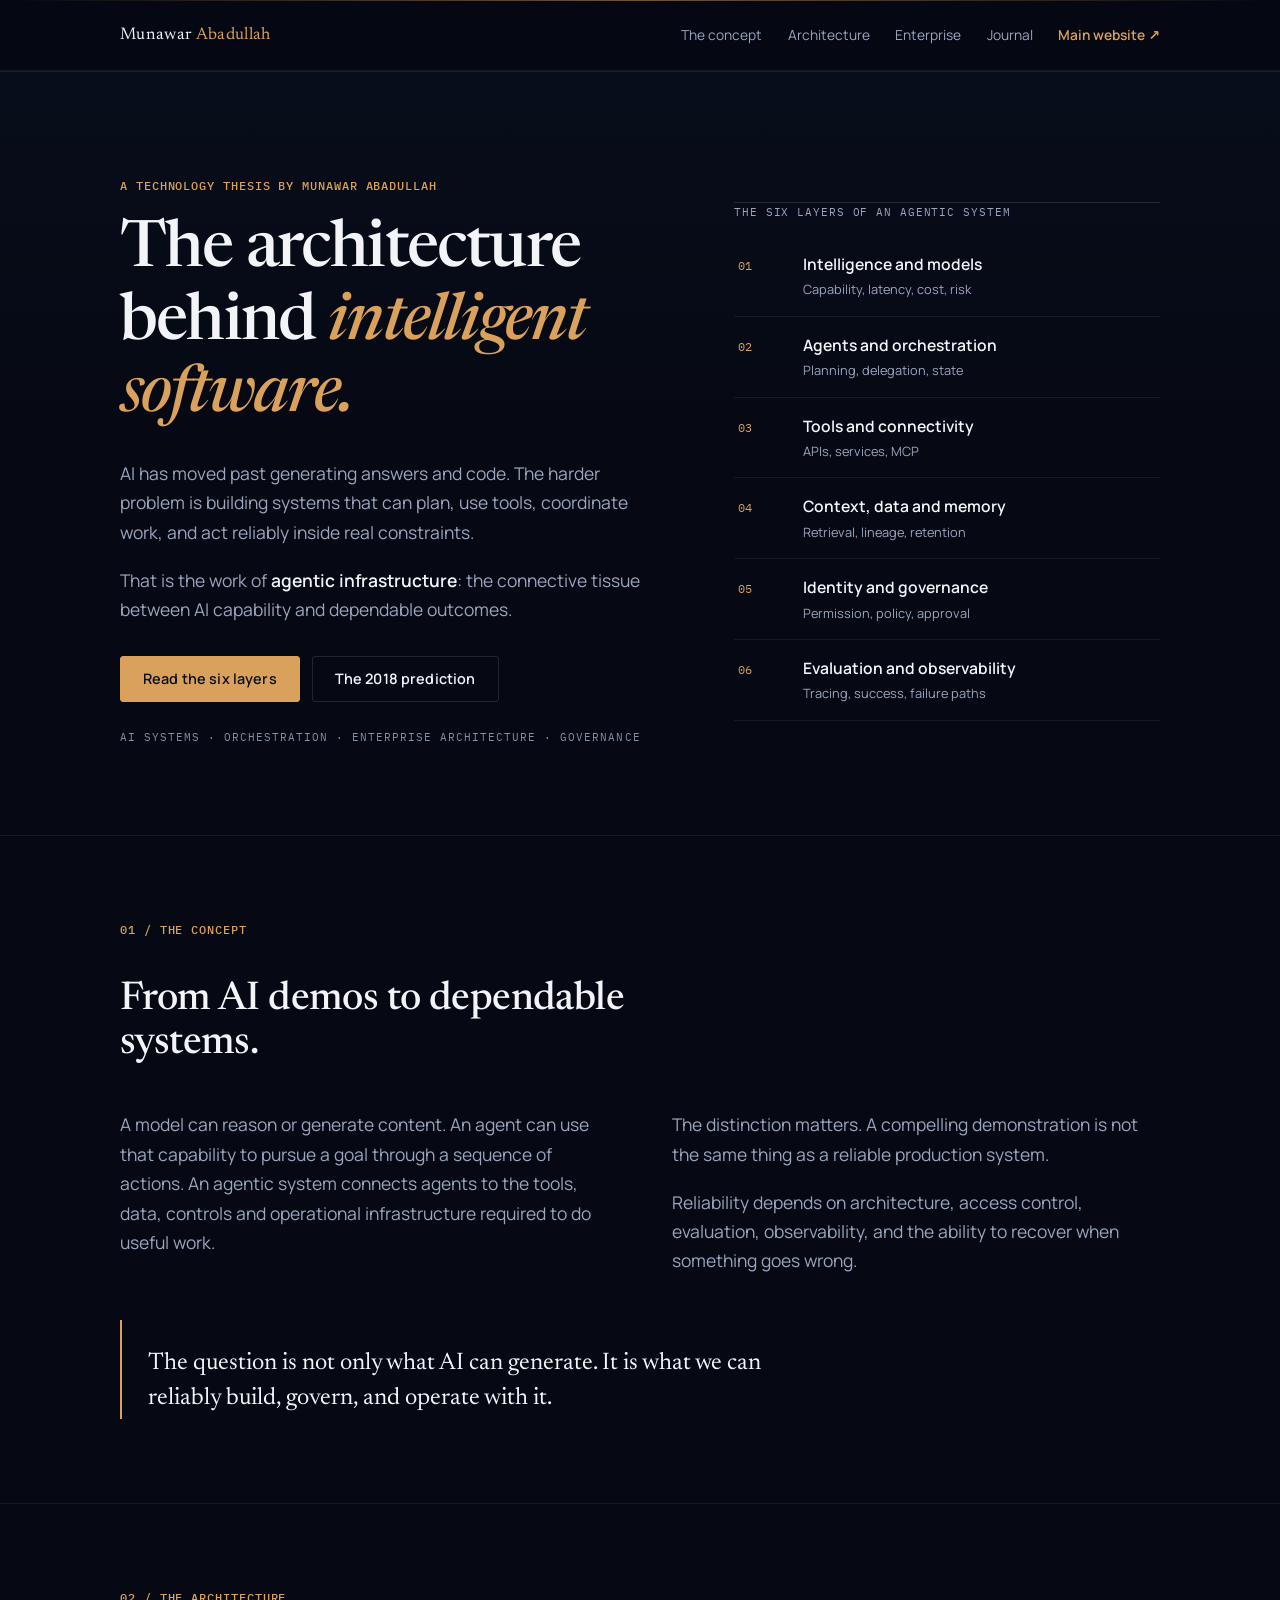
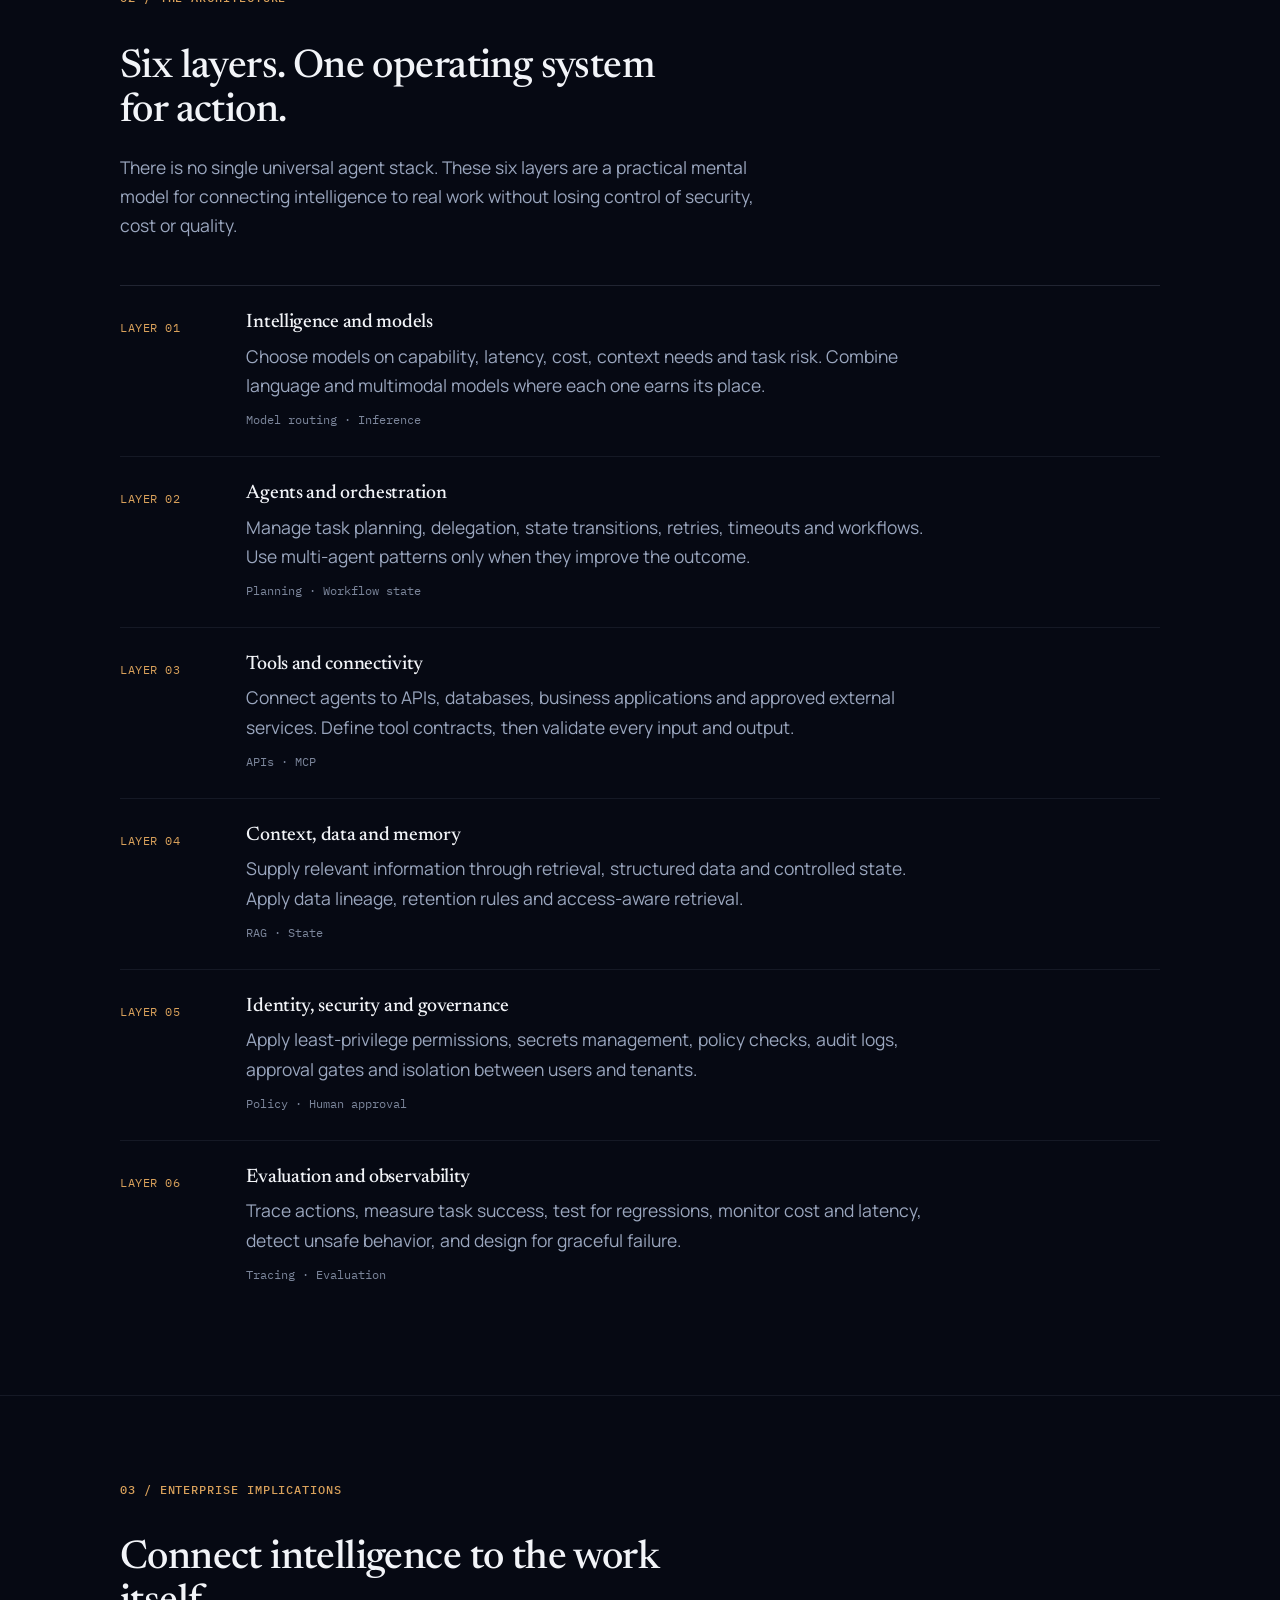
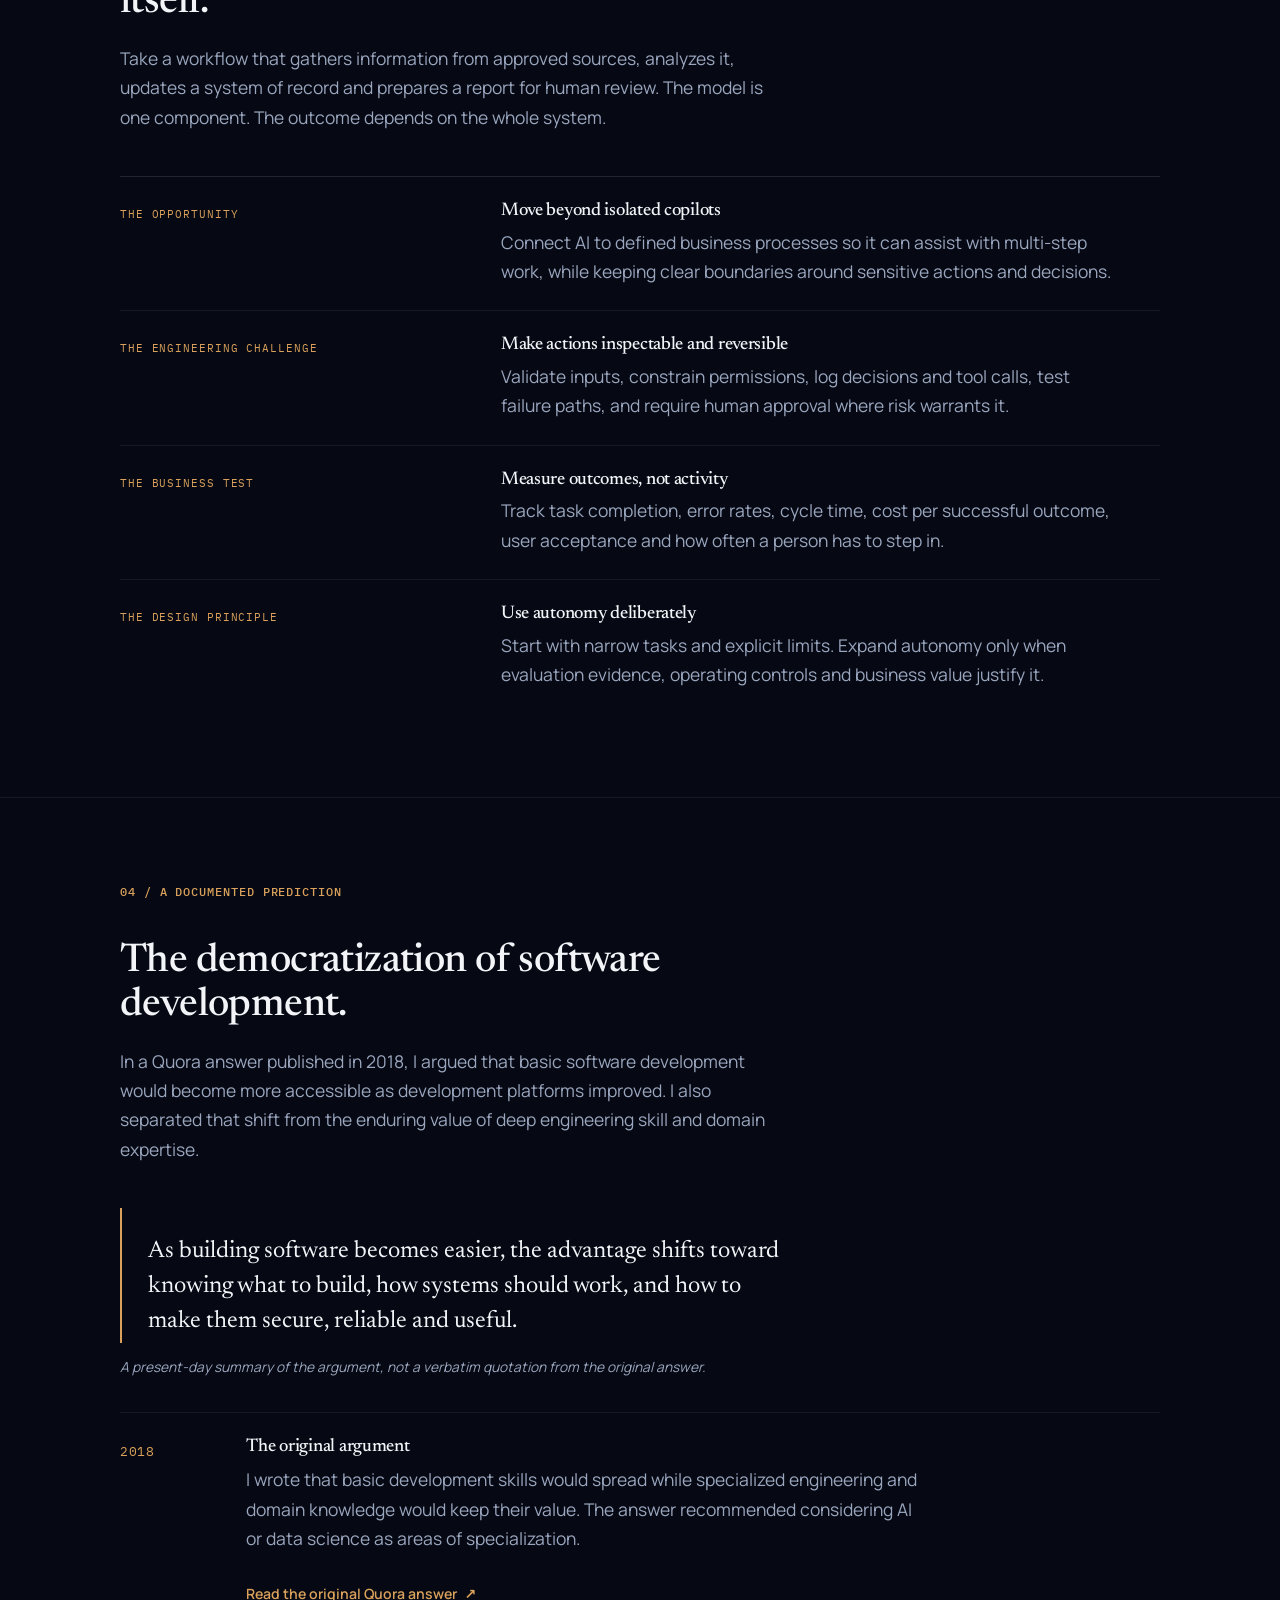
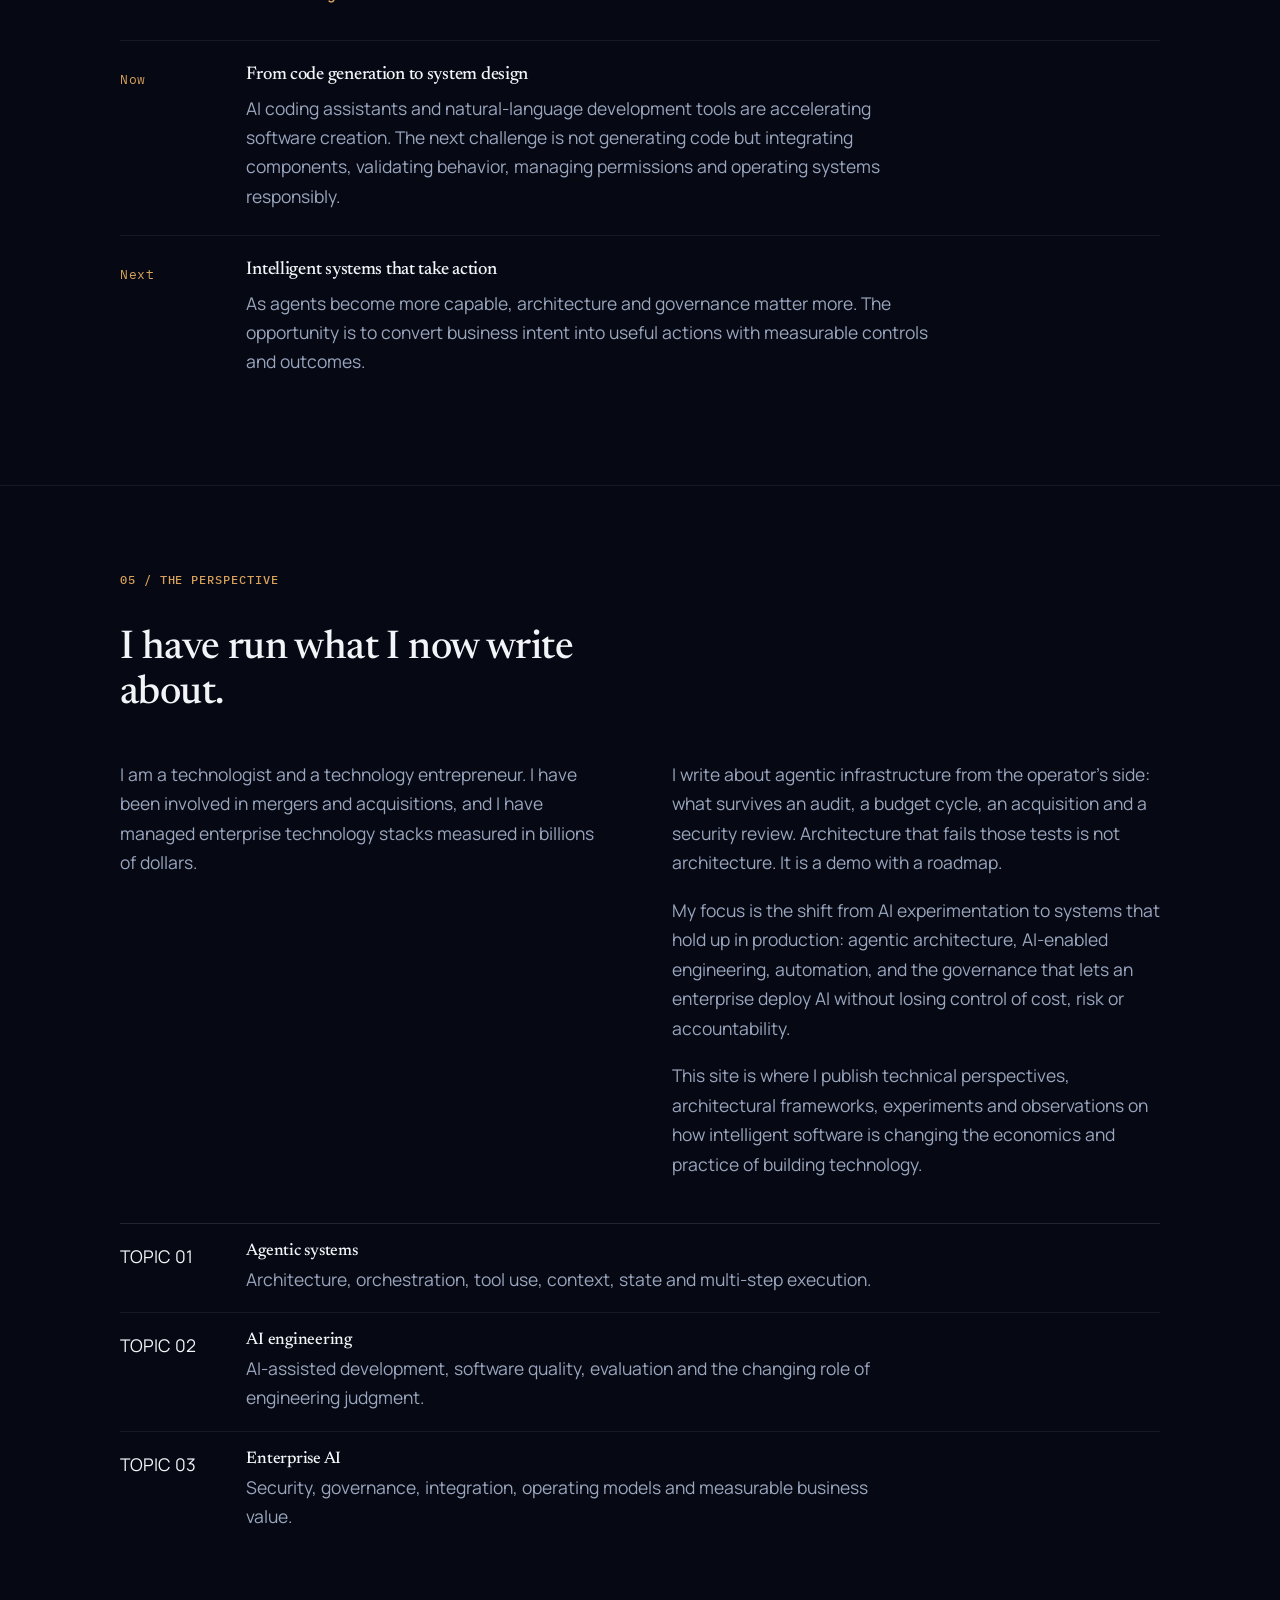
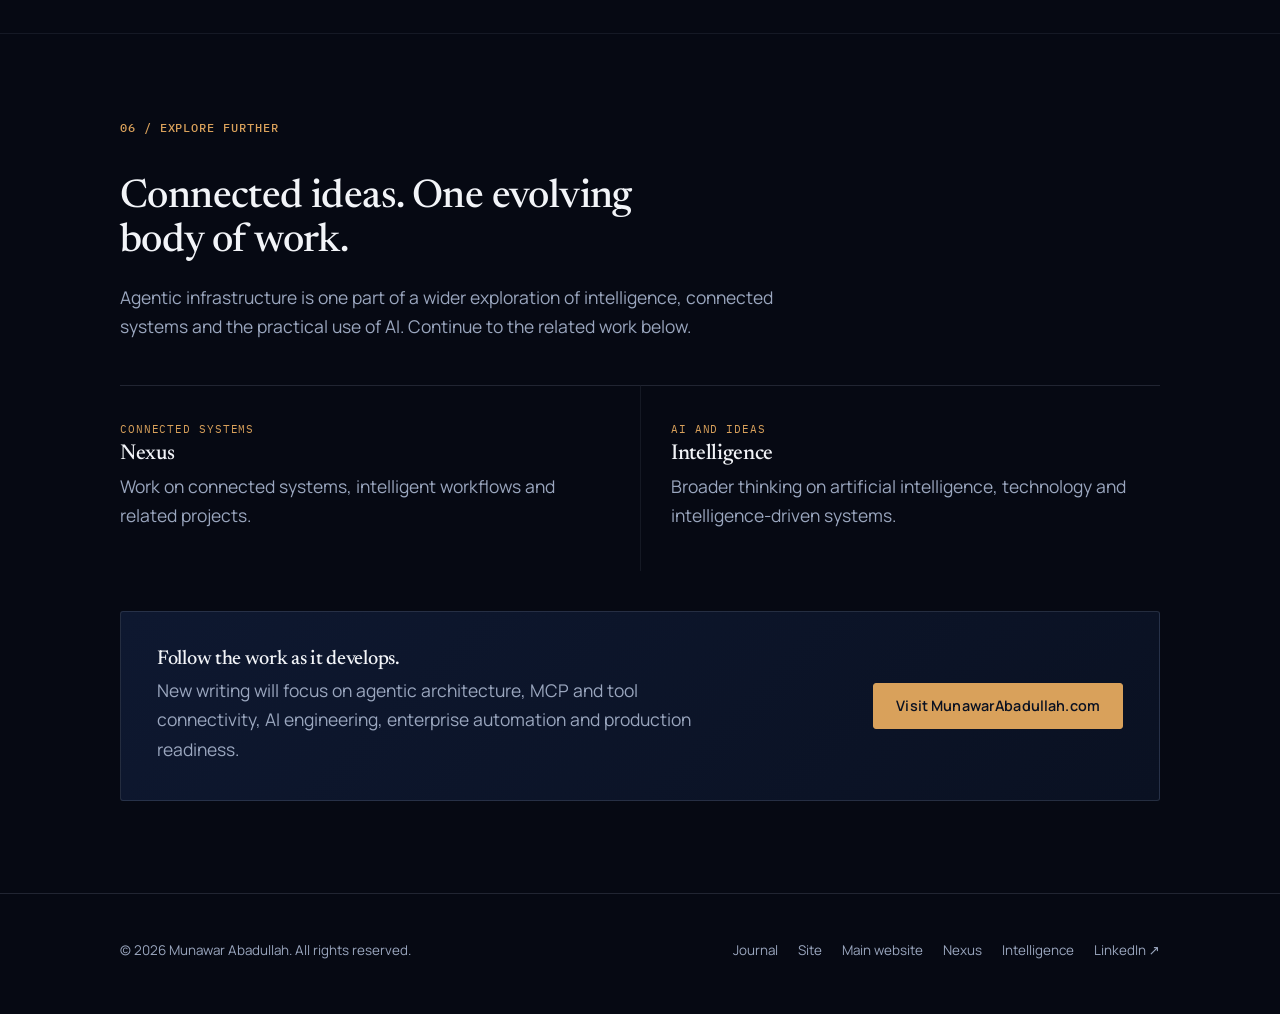
<file: src/index.html>
<!DOCTYPE html>
<html lang="en">
<head>
  <meta charset="utf-8">
  <meta name="viewport" content="width=device-width, initial-scale=1">
  <meta name="theme-color" content="#060913">
  <meta name="color-scheme" content="dark">
  <meta name="description" content="A technology thesis by Munawar Abadullah on agentic infrastructure: the six layers and controls required to turn AI capability into dependable systems.">
  <meta name="author" content="Munawar Abadullah">
  <meta name="robots" content="index,follow,max-snippet:-1,max-image-preview:large">
  <meta name="keywords" content="agentic infrastructure, agentic systems, AI architecture, MCP, AI orchestration, enterprise AI, AI governance, AI evaluation">
  <meta name="referrer" content="strict-origin-when-cross-origin">
  <link rel="canonical" href="https://munawarabadullah.github.io/agentic-infrastructure/">
  <link rel="icon" href="favicon.ico" sizes="16x16 32x32">
  <link rel="icon" type="image/png" href="favicon.png" sizes="32x32">

  <meta property="og:type" content="website">
  <meta property="og:site_name" content="Agentic Infrastructure">
  <meta property="og:locale" content="en_US">
  <meta property="og:title" content="Agentic Infrastructure: Architecture Behind AI Systems">
  <meta property="og:description" content="A technology thesis by Munawar Abadullah on agentic infrastructure: the six layers and controls required to turn AI capability into dependable systems.">
  <meta property="og:url" content="https://munawarabadullah.github.io/agentic-infrastructure/">
  <meta property="og:image" content="https://munawarabadullah.github.io/agentic-infrastructure/assets/images/agentic-infrastructure-intelligence-everywhere-1672.webp">
  <meta property="og:image:type" content="image/webp">
  <meta property="og:image:width" content="1672">
  <meta property="og:image:height" content="941">
  <meta property="og:image:alt" content="Diagram of the agentic infrastructure stack: native intelligence connecting operating systems, agent frameworks, protocols, data, compute, applications, enterprise systems and robotics.">
  <meta property="article:author" content="Munawar Abadullah">

  <meta name="twitter:card" content="summary_large_image">
  <meta name="twitter:title" content="Agentic Infrastructure: Architecture Behind AI Systems">
  <meta name="twitter:description" content="A technology thesis by Munawar Abadullah on agentic infrastructure: the six layers and controls required to turn AI capability into dependable systems.">
  <meta name="twitter:image" content="https://munawarabadullah.github.io/agentic-infrastructure/assets/images/agentic-infrastructure-intelligence-everywhere-1672.webp">
  <meta name="twitter:image:alt" content="Diagram of the agentic infrastructure stack: native intelligence connecting operating systems, agent frameworks, protocols, data, compute, applications, enterprise systems and robotics.">

  <title>Agentic Infrastructure: Architecture Behind AI Systems</title>

  <link rel="preconnect" href="https://fonts.googleapis.com">
  <link rel="preconnect" href="https://fonts.gstatic.com" crossorigin>
  <link href="https://fonts.googleapis.com/css2?family=IBM+Plex+Mono:wght@400;500&family=Manrope:wght@400;500;600;700&family=Newsreader:ital,opsz,wght@0,6..72,400;0,6..72,500;0,6..72,600;1,6..72,400&display=swap" rel="stylesheet">

  <link rel="stylesheet" href="assets/theme.css">

  <script type="application/ld+json">
  {
    "@context": "https://schema.org",
    "@graph": [
      {
        "@type": "WebSite",
        "@id": "https://munawarabadullah.github.io/agentic-infrastructure/#website",
        "url": "https://munawarabadullah.github.io/agentic-infrastructure/",
        "name": "Agentic Infrastructure",
        "inLanguage": "en",
        "publisher": { "@id": "https://munawarabadullah.github.io/agentic-infrastructure/#person" }
      },
      {
        "@type": "Person",
        "@id": "https://munawarabadullah.github.io/agentic-infrastructure/#person",
        "name": "Munawar Abadullah",
        "url": "https://munawarabadullah.com/",
        "jobTitle": "Executive Technologist",
        "sameAs": [
          "https://munawarabadullah.com/",
          "https://www.linkedin.com/in/munawarabadullah",
          "https://www.quora.com/profile/Munawar-Abadullah"
        ]
      },
      {
        "@type": "WebPage",
        "@id": "https://munawarabadullah.github.io/agentic-infrastructure/#webpage",
        "url": "https://munawarabadullah.github.io/agentic-infrastructure/",
        "name": "Agentic Infrastructure: Architecture Behind AI Systems",
        "description": "A technology thesis by Munawar Abadullah on agentic infrastructure: the six layers and controls required to turn AI capability into dependable systems.",
        "isPartOf": { "@id": "https://munawarabadullah.github.io/agentic-infrastructure/#website" },
        "author": { "@id": "https://munawarabadullah.github.io/agentic-infrastructure/#person" },
        "inLanguage": "en",
        "datePublished": "2026-10-24",
        "dateModified": "2026-10-25",
        "keywords": "agentic infrastructure, agentic systems, AI architecture, MCP, AI orchestration, enterprise AI, AI governance",
        "about": {
          "@type": "Thing",
          "name": "Agentic infrastructure"
        }
      },
      {
        "@type": "BreadcrumbList",
        "itemListElement": [
          {
            "@type": "ListItem",
            "position": 1,
            "name": "Agentic Infrastructure",
            "item": "https://munawarabadullah.github.io/agentic-infrastructure/"
          }
        ]
      }
    ]
  }
  </script>
</head>
<body>
  <a class="skip" href="#main">Skip to content</a>

  <header>
    <div class="wrap nav">
      <a class="brand" href="https://munawarabadullah.com/" aria-label="Munawar Abadullah, main website">Munawar <span>Abadullah</span></a>
      <nav class="nav-links" aria-label="Main navigation">
        <a href="#definition">The concept</a>
        <a href="#architecture">Architecture</a>
        <a href="#enterprise">Enterprise</a>
        <a href="journal/">Journal</a>
        <a class="nav-cta" href="https://munawarabadullah.com/">Main website ↗</a>
      </nav>
    </div>
  </header>

  <main id="main">
    <section class="hero" aria-labelledby="hero-title">
      <div class="wrap hero-grid">
        <div>
          <div class="eyebrow">A technology thesis by Munawar Abadullah</div>
          <h1 id="hero-title">The architecture behind <em>intelligent software.</em></h1>
          <p class="lede">AI has moved past generating answers and code. The harder problem is building systems that can plan, use tools, coordinate work, and act reliably inside real constraints.</p>
          <p class="lede">That is the work of <strong>agentic infrastructure</strong>: the connective tissue between AI capability and dependable outcomes.</p>
          <div class="actions">
            <a class="button primary" href="#architecture">Read the six layers</a>
            <a class="button" href="#prediction">The 2018 prediction</a>
          </div>
          <div class="micro">AI systems · Orchestration · Enterprise architecture · Governance</div>
        </div>

        <figure class="stack">
          <figcaption>The six layers of an agentic system</figcaption>
          <ol>
            <li><span class="n">01</span><span class="name">Intelligence and models<small>Capability, latency, cost, risk</small></span></li>
            <li><span class="n">02</span><span class="name">Agents and orchestration<small>Planning, delegation, state</small></span></li>
            <li><span class="n">03</span><span class="name">Tools and connectivity<small>APIs, services, MCP</small></span></li>
            <li><span class="n">04</span><span class="name">Context, data and memory<small>Retrieval, lineage, retention</small></span></li>
            <li><span class="n">05</span><span class="name">Identity and governance<small>Permission, policy, approval</small></span></li>
            <li><span class="n">06</span><span class="name">Evaluation and observability<small>Tracing, success, failure paths</small></span></li>
          </ol>
        </figure>
      </div>
    </section>

    <section id="definition" aria-labelledby="definition-title">
      <div class="wrap">
        <div class="sec-head">
          <div class="eyebrow">01 / The concept</div>
          <h2 id="definition-title">From AI demos to dependable systems.</h2>
        </div>
        <div class="split">
          <div>
            <p class="sec-intro">A model can reason or generate content. An agent can use that capability to pursue a goal through a sequence of actions. An agentic system connects agents to the tools, data, controls and operational infrastructure required to do useful work.</p>
          </div>
          <div>
            <p>The distinction matters. A compelling demonstration is not the same thing as a reliable production system.</p>
            <p>Reliability depends on architecture, access control, evaluation, observability, and the ability to recover when something goes wrong.</p>
          </div>
        </div>
        <blockquote>The question is not only what AI can generate. It is what we can reliably build, govern, and operate with it.</blockquote>
      </div>
    </section>

    <section id="architecture" aria-labelledby="architecture-title">
      <div class="wrap">
        <div class="sec-head">
          <div class="eyebrow">02 / The architecture</div>
          <h2 id="architecture-title">Six layers. One operating system for action.</h2>
          <p class="sec-intro">There is no single universal agent stack. These six layers are a practical mental model for connecting intelligence to real work without losing control of security, cost or quality.</p>
        </div>

        <ol class="layers">
          <li>
            <span class="num">LAYER 01</span>
            <div>
              <h3>Intelligence and models</h3>
              <p>Choose models on capability, latency, cost, context needs and task risk. Combine language and multimodal models where each one earns its place.</p>
              <div class="meta-line">Model routing · Inference</div>
            </div>
          </li>
          <li>
            <span class="num">LAYER 02</span>
            <div>
              <h3>Agents and orchestration</h3>
              <p>Manage task planning, delegation, state transitions, retries, timeouts and workflows. Use multi-agent patterns only when they improve the outcome.</p>
              <div class="meta-line">Planning · Workflow state</div>
            </div>
          </li>
          <li>
            <span class="num">LAYER 03</span>
            <div>
              <h3>Tools and connectivity</h3>
              <p>Connect agents to APIs, databases, business applications and approved external services. Define tool contracts, then validate every input and output.</p>
              <div class="meta-line">APIs · MCP</div>
            </div>
          </li>
          <li>
            <span class="num">LAYER 04</span>
            <div>
              <h3>Context, data and memory</h3>
              <p>Supply relevant information through retrieval, structured data and controlled state. Apply data lineage, retention rules and access-aware retrieval.</p>
              <div class="meta-line">RAG · State</div>
            </div>
          </li>
          <li>
            <span class="num">LAYER 05</span>
            <div>
              <h3>Identity, security and governance</h3>
              <p>Apply least-privilege permissions, secrets management, policy checks, audit logs, approval gates and isolation between users and tenants.</p>
              <div class="meta-line">Policy · Human approval</div>
            </div>
          </li>
          <li>
            <span class="num">LAYER 06</span>
            <div>
              <h3>Evaluation and observability</h3>
              <p>Trace actions, measure task success, test for regressions, monitor cost and latency, detect unsafe behavior, and design for graceful failure.</p>
              <div class="meta-line">Tracing · Evaluation</div>
            </div>
          </li>
        </ol>
      </div>
    </section>

    <section id="enterprise" aria-labelledby="enterprise-title">
      <div class="wrap">
        <div class="sec-head">
          <div class="eyebrow">03 / Enterprise implications</div>
          <h2 id="enterprise-title">Connect intelligence to the work itself.</h2>
          <p class="sec-intro">Take a workflow that gathers information from approved sources, analyzes it, updates a system of record and prepares a report for human review. The model is one component. The outcome depends on the whole system.</p>
        </div>

        <dl class="rows">
          <div>
            <dt>The opportunity</dt>
            <dd>
              <h3>Move beyond isolated copilots</h3>
              <p>Connect AI to defined business processes so it can assist with multi-step work, while keeping clear boundaries around sensitive actions and decisions.</p>
            </dd>
          </div>
          <div>
            <dt>The engineering challenge</dt>
            <dd>
              <h3>Make actions inspectable and reversible</h3>
              <p>Validate inputs, constrain permissions, log decisions and tool calls, test failure paths, and require human approval where risk warrants it.</p>
            </dd>
          </div>
          <div>
            <dt>The business test</dt>
            <dd>
              <h3>Measure outcomes, not activity</h3>
              <p>Track task completion, error rates, cycle time, cost per successful outcome, user acceptance and how often a person has to step in.</p>
            </dd>
          </div>
          <div>
            <dt>The design principle</dt>
            <dd>
              <h3>Use autonomy deliberately</h3>
              <p>Start with narrow tasks and explicit limits. Expand autonomy only when evaluation evidence, operating controls and business value justify it.</p>
            </dd>
          </div>
        </dl>
      </div>
    </section>

    <section id="prediction" aria-labelledby="prediction-title">
      <div class="wrap">
        <div class="sec-head">
          <div class="eyebrow">04 / A documented prediction</div>
          <h2 id="prediction-title">The democratization of software development.</h2>
          <p class="sec-intro">In a Quora answer published in 2018, I argued that basic software development would become more accessible as development platforms improved. I also separated that shift from the enduring value of deep engineering skill and domain expertise.</p>
        </div>

        <blockquote>As building software becomes easier, the advantage shifts toward knowing what to build, how systems should work, and how to make them secure, reliable and useful.</blockquote>
        <p class="quote-meta">A present-day summary of the argument, not a verbatim quotation from the original answer.</p>

        <div class="timeline" style="margin-top:34px">
          <div class="year"><time datetime="2018">2018</time></div>
          <div>
            <h3>The original argument</h3>
            <p>I wrote that basic development skills would spread while specialized engineering and domain knowledge would keep their value. The answer recommended considering AI or data science as areas of specialization.</p>
            <a class="link-arrow" href="https://www.quora.com/Should-I-move-to-Data-Science-from-software-developer" target="_blank" rel="noopener noreferrer">Read the original Quora answer <span aria-hidden="true">↗</span></a>
          </div>
        </div>
        <div class="timeline">
          <div class="year">Now</div>
          <div>
            <h3>From code generation to system design</h3>
            <p>AI coding assistants and natural-language development tools are accelerating software creation. The next challenge is not generating code but integrating components, validating behavior, managing permissions and operating systems responsibly.</p>
          </div>
        </div>
        <div class="timeline">
          <div class="year">Next</div>
          <div>
            <h3>Intelligent systems that take action</h3>
            <p>As agents become more capable, architecture and governance matter more. The opportunity is to convert business intent into useful actions with measurable controls and outcomes.</p>
          </div>
        </div>
      </div>
    </section>

    <section id="perspective" aria-labelledby="perspective-title">
      <div class="wrap">
        <div class="sec-head">
          <div class="eyebrow">05 / The perspective</div>
          <h2 id="perspective-title">I have run what I now write about.</h2>
        </div>
        <div class="split">
          <div>
            <p class="sec-intro">I am a technologist and a technology entrepreneur. I have been involved in mergers and acquisitions, and I have managed enterprise technology stacks measured in billions of dollars.</p>
          </div>
          <div>
            <p>I write about agentic infrastructure from the operator's side: what survives an audit, a budget cycle, an acquisition and a security review. Architecture that fails those tests is not architecture. It is a demo with a roadmap.</p>
            <p>My focus is the shift from AI experimentation to systems that hold up in production: agentic architecture, AI-enabled engineering, automation, and the governance that lets an enterprise deploy AI without losing control of cost, risk or accountability.</p>
            <p>This site is where I publish technical perspectives, architectural frameworks, experiments and observations on how intelligent software is changing the economics and practice of building technology.</p>
          </div>
        </div>

        <ol class="topics" style="margin-top:44px">
          <li>
            <span class="num">TOPIC 01</span>
            <div><h3>Agentic systems</h3><p>Architecture, orchestration, tool use, context, state and multi-step execution.</p></div>
          </li>
          <li>
            <span class="num">TOPIC 02</span>
            <div><h3>AI engineering</h3><p>AI-assisted development, software quality, evaluation and the changing role of engineering judgment.</p></div>
          </li>
          <li>
            <span class="num">TOPIC 03</span>
            <div><h3>Enterprise AI</h3><p>Security, governance, integration, operating models and measurable business value.</p></div>
          </li>
        </ol>
      </div>
    </section>

    <section id="explore" aria-labelledby="explore-title">
      <div class="wrap">
        <div class="sec-head">
          <div class="eyebrow">06 / Explore further</div>
          <h2 id="explore-title">Connected ideas. One evolving body of work.</h2>
          <p class="sec-intro">Agentic infrastructure is one part of a wider exploration of intelligence, connected systems and the practical use of AI. Continue to the related work below.</p>
        </div>

        <div class="explore-grid">
          <a href="https://munawarabadullah.com/nexus">
            <span>Connected systems</span>
            <h3>Nexus</h3>
            <p>Work on connected systems, intelligent workflows and related projects.</p>
          </a>
          <a href="https://munawarabadullah.com/intelligence">
            <span>AI and ideas</span>
            <h3>Intelligence</h3>
            <p>Broader thinking on artificial intelligence, technology and intelligence-driven systems.</p>
          </a>
        </div>

        <div class="cta-band">
          <div>
            <h3>Follow the work as it develops.</h3>
            <p>New writing will focus on agentic architecture, MCP and tool connectivity, AI engineering, enterprise automation and production readiness.</p>
          </div>
          <a class="button primary" href="https://munawarabadullah.com/">Visit MunawarAbadullah.com</a>
        </div>
      </div>
    </section>
  </main>

  <footer>
    <div class="wrap footer-inner">
      <div>© <span id="year">2026</span> Munawar Abadullah. All rights reserved.</div>
      <div class="footer-links">
        <a href="journal/">Journal</a>
        <a href="site/">Site</a>
        <a href="https://munawarabadullah.com/">Main website</a>
        <a href="https://munawarabadullah.com/nexus">Nexus</a>
        <a href="https://munawarabadullah.com/intelligence">Intelligence</a>
        <a href="https://www.linkedin.com/in/munawarabadullah" target="_blank" rel="noopener noreferrer">LinkedIn ↗</a>
      </div>
    </div>
  </footer>

  <script>
    document.getElementById("year").textContent = new Date().getFullYear();
  </script>
</body>
</html>
</file>
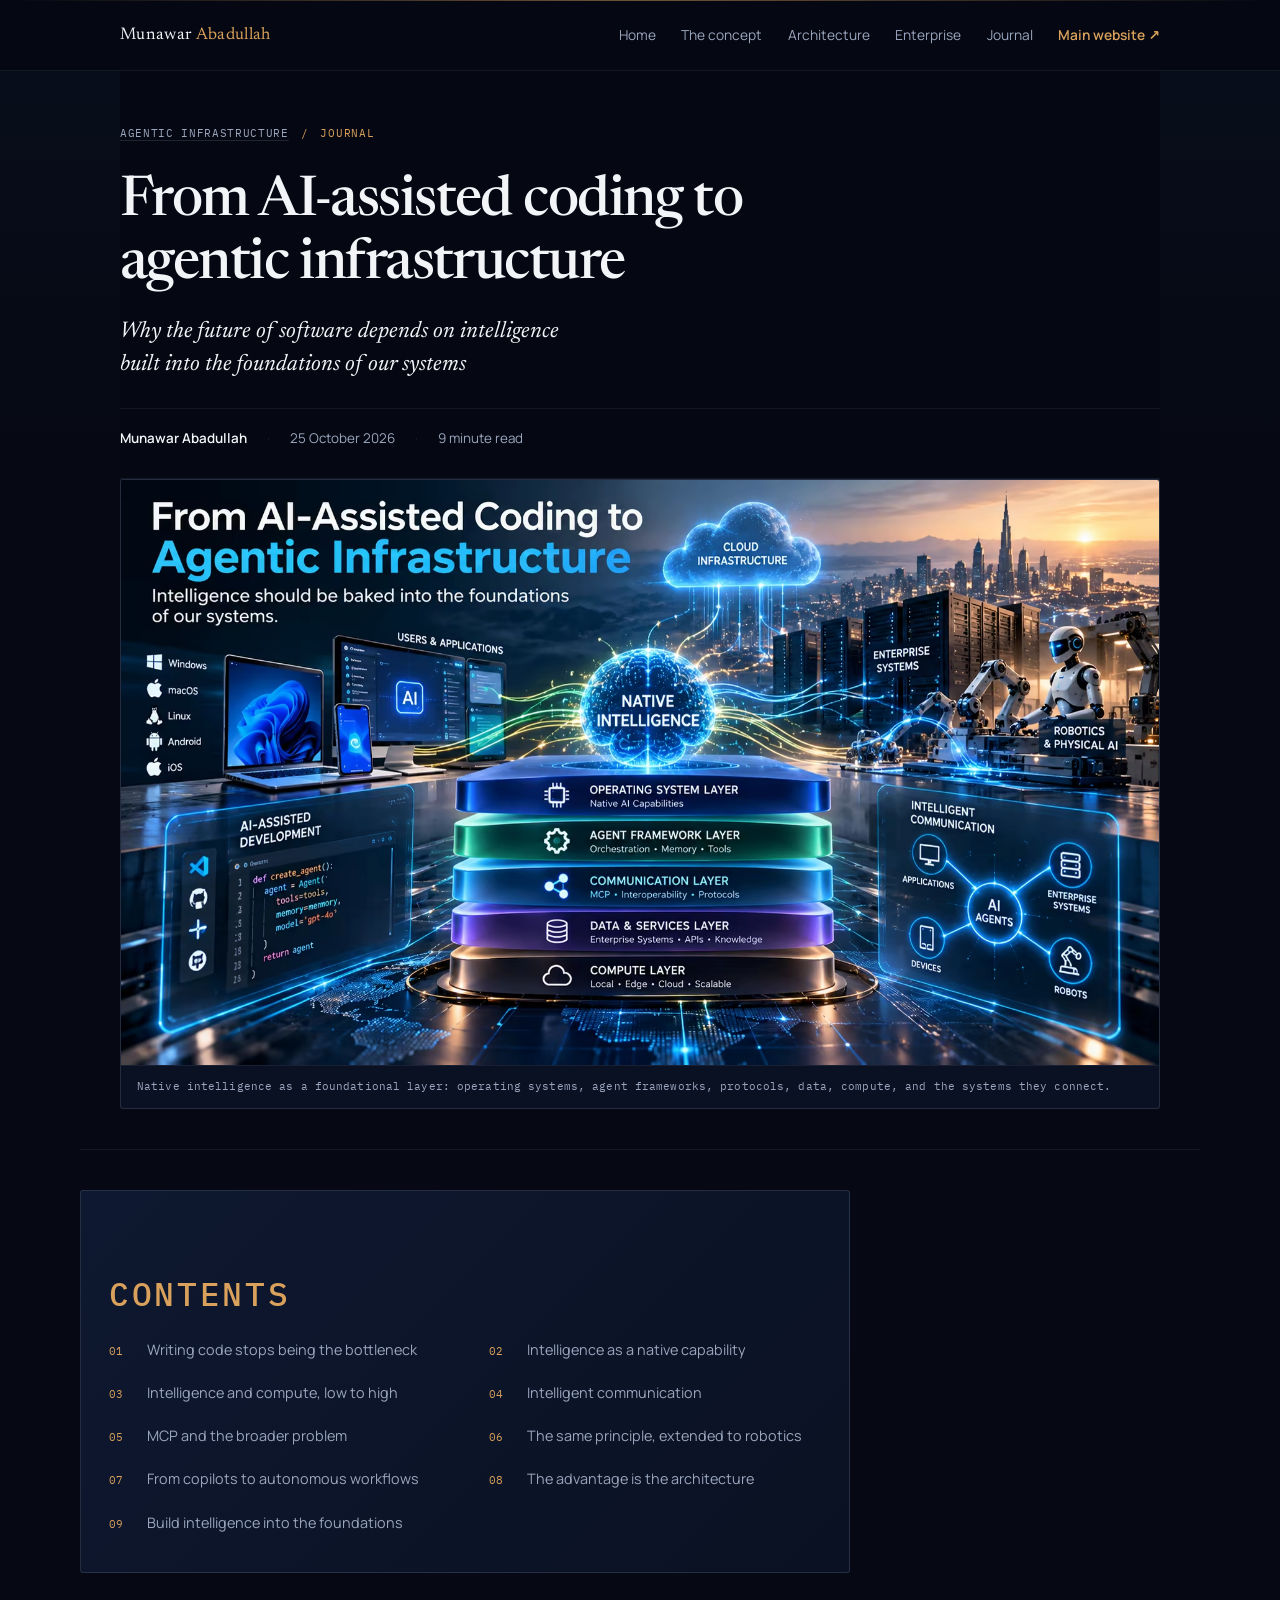
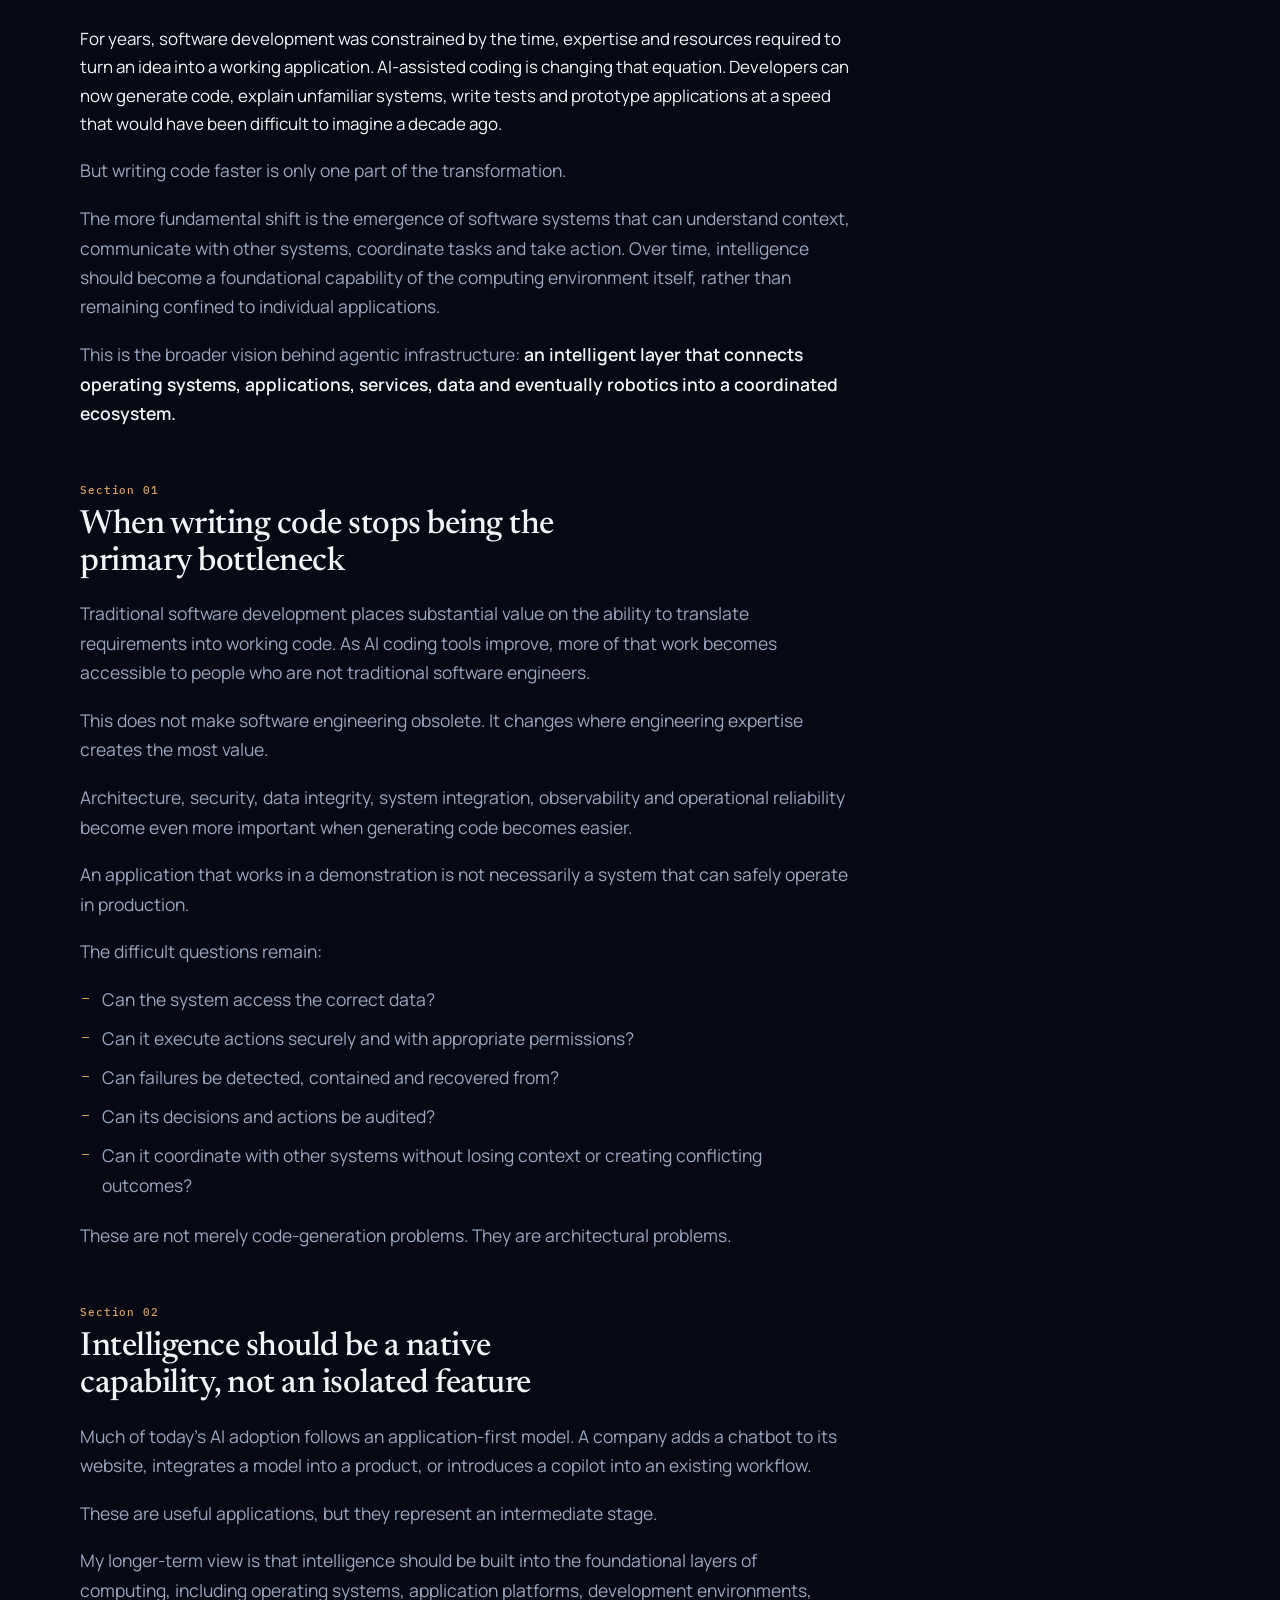
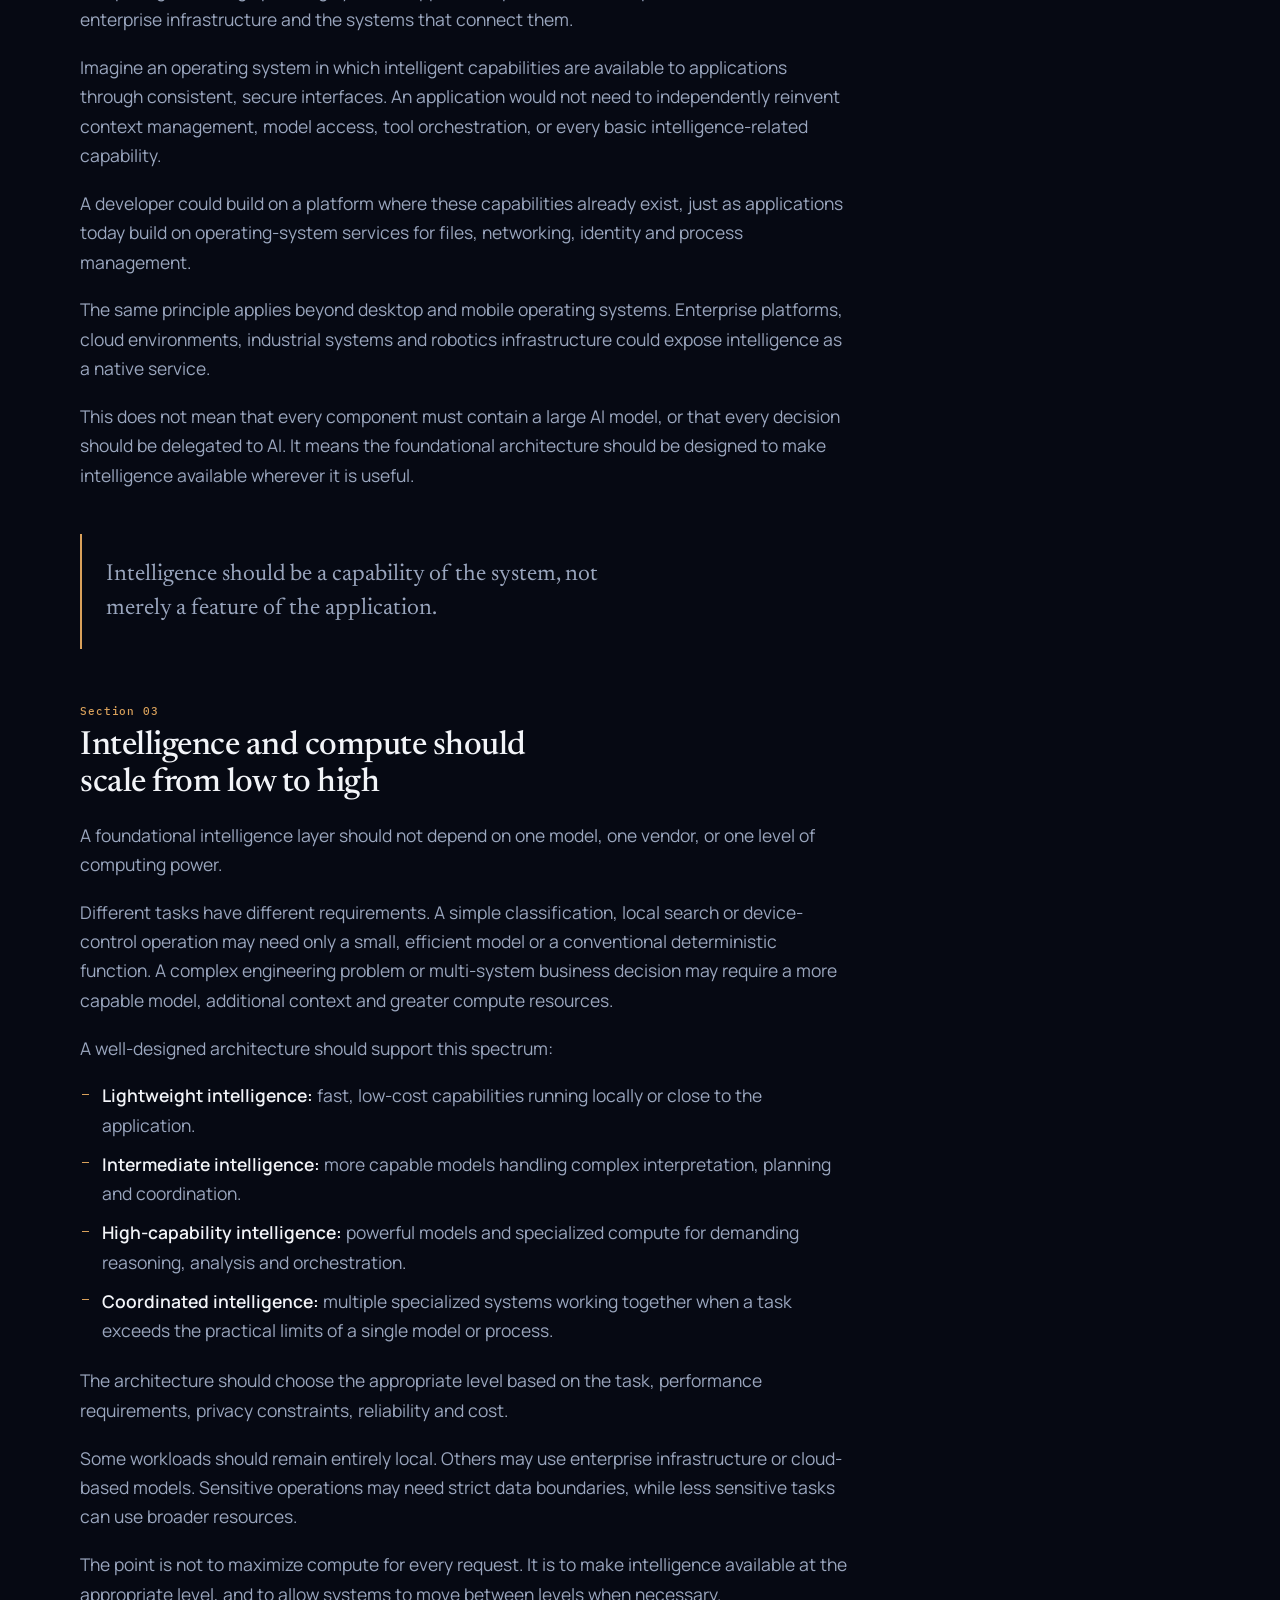
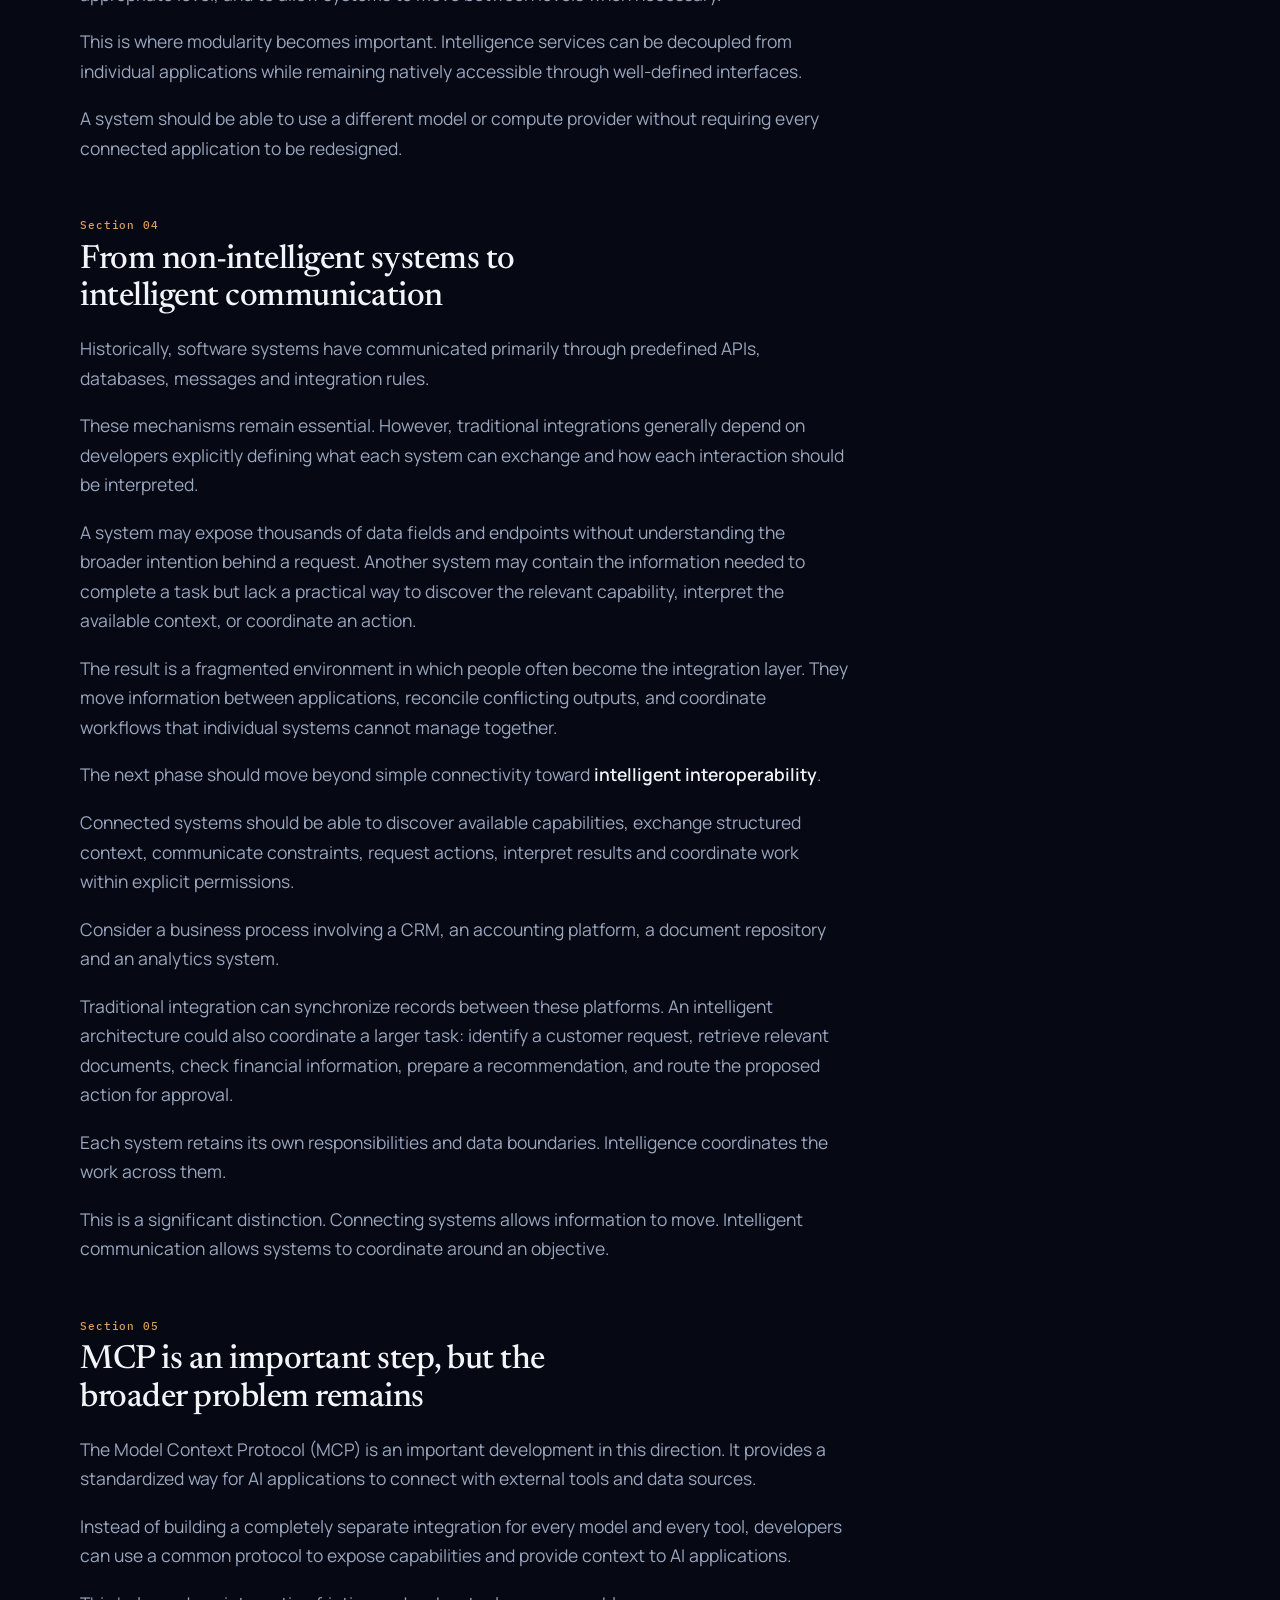
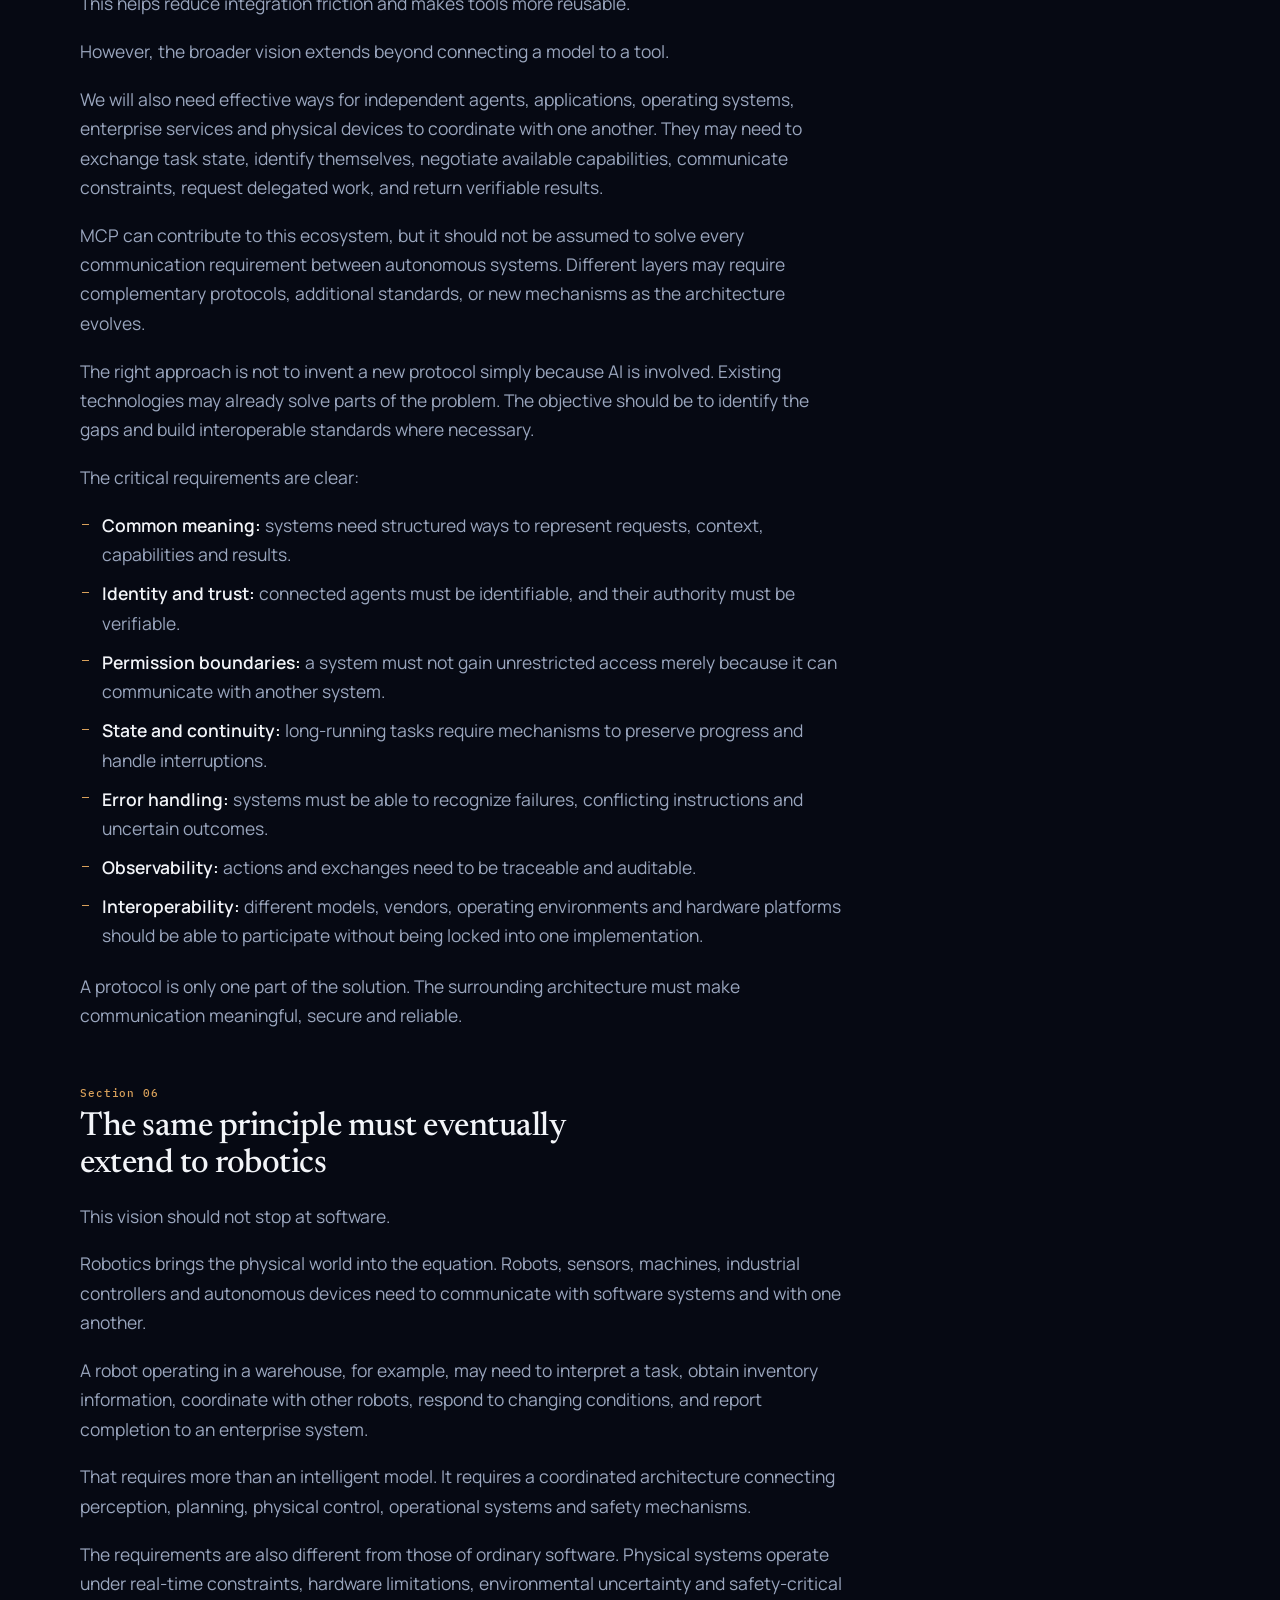
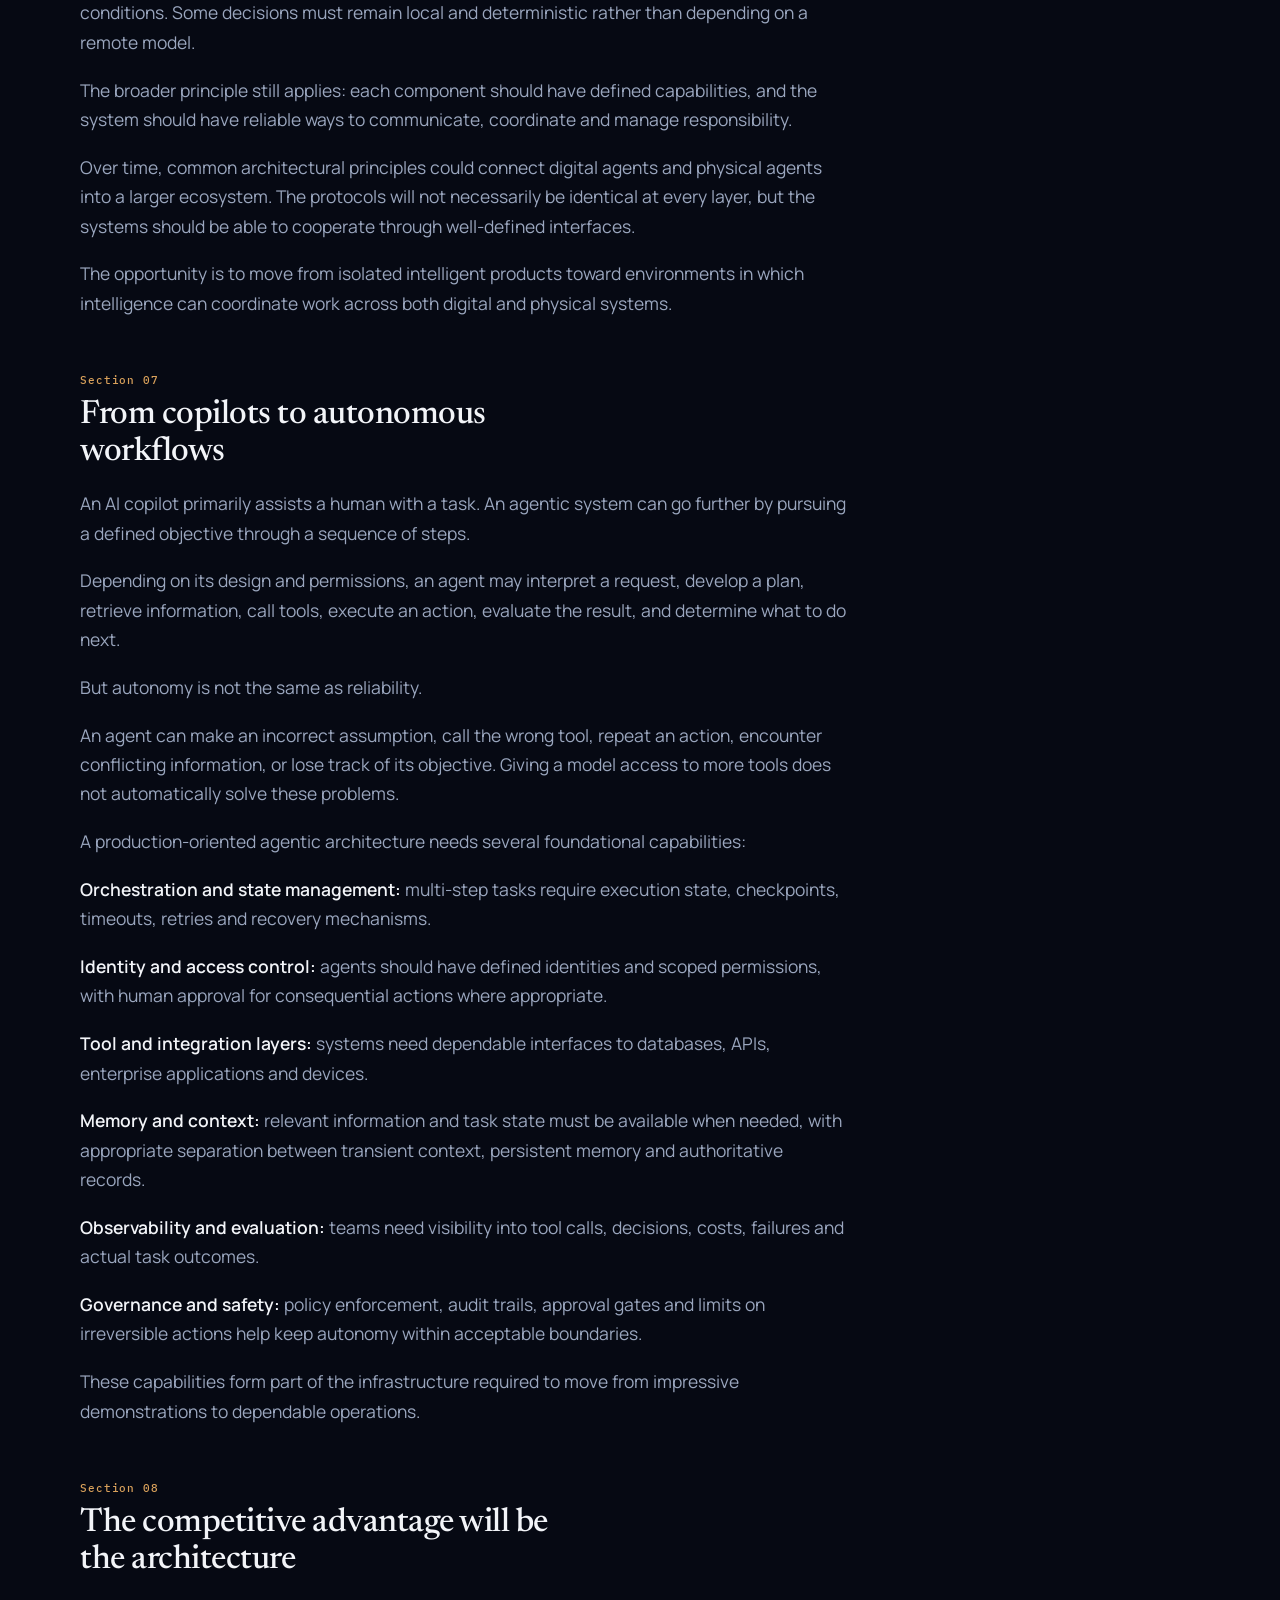
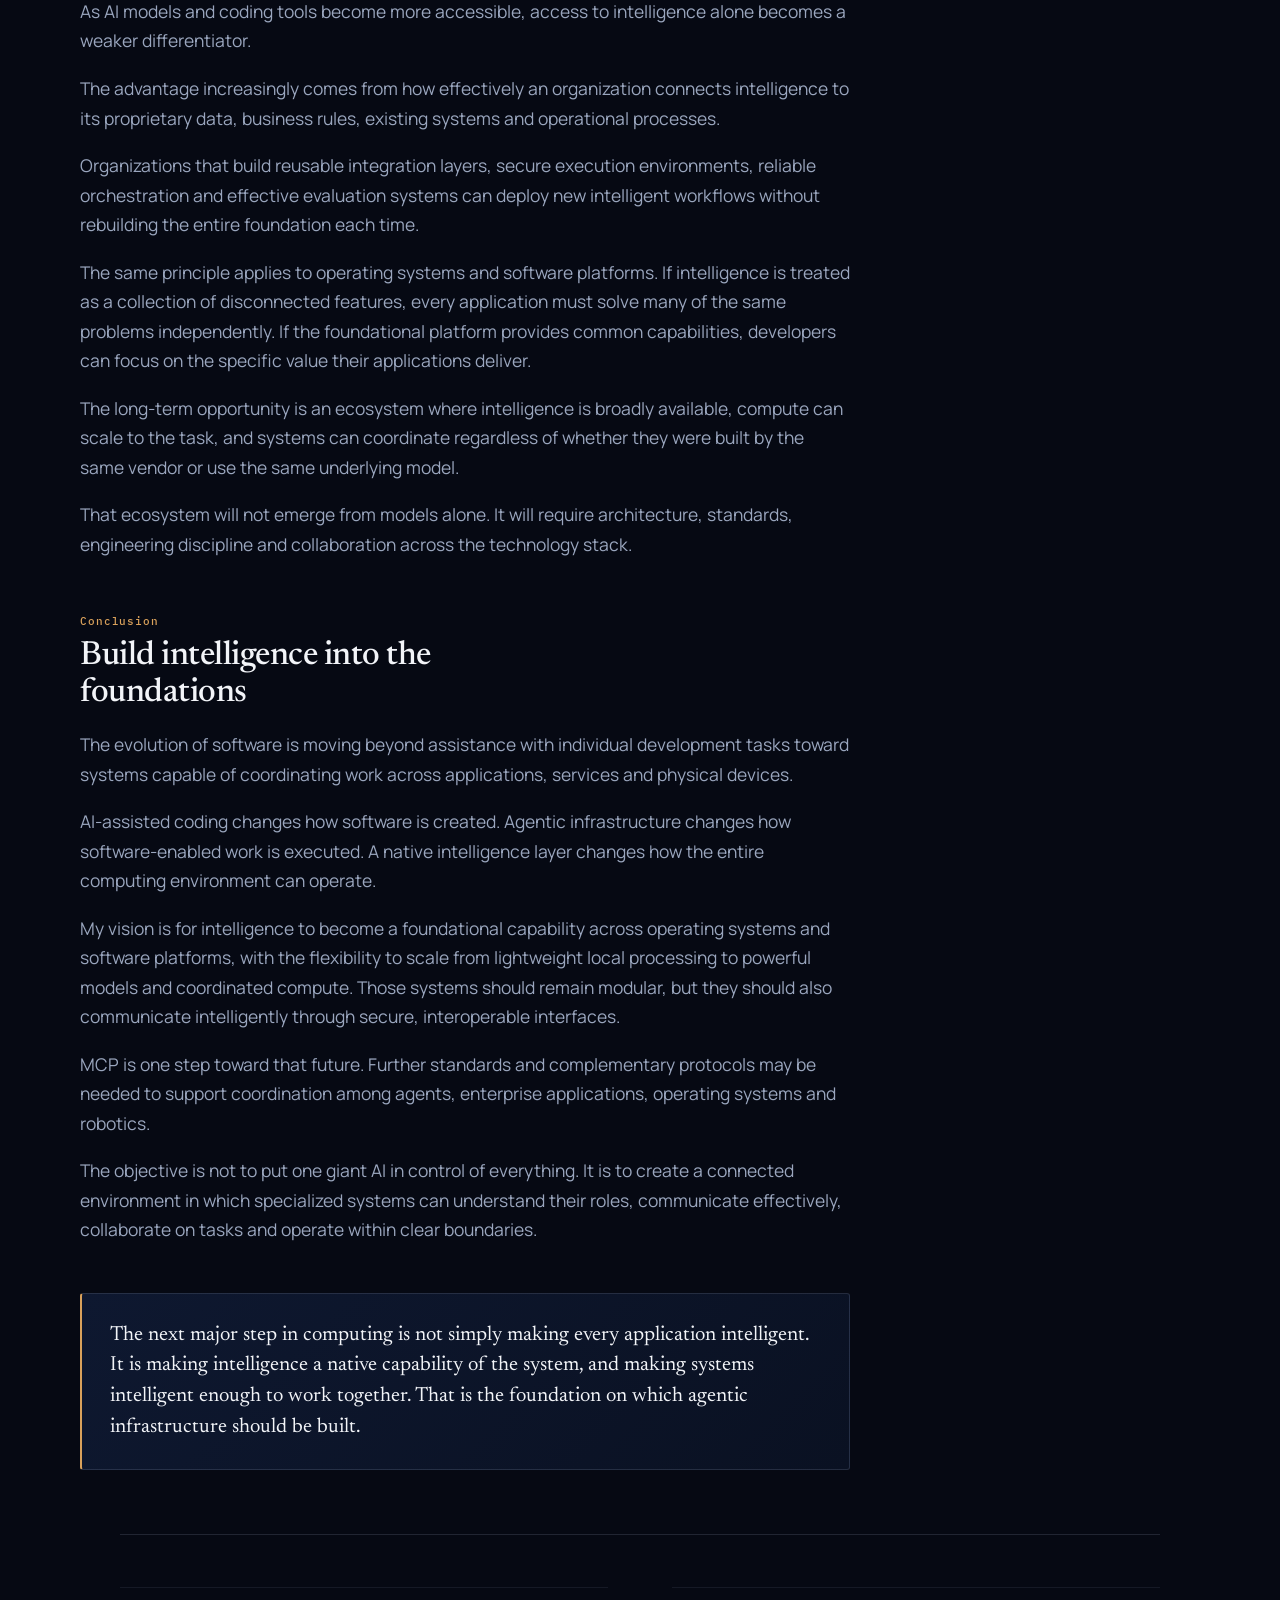
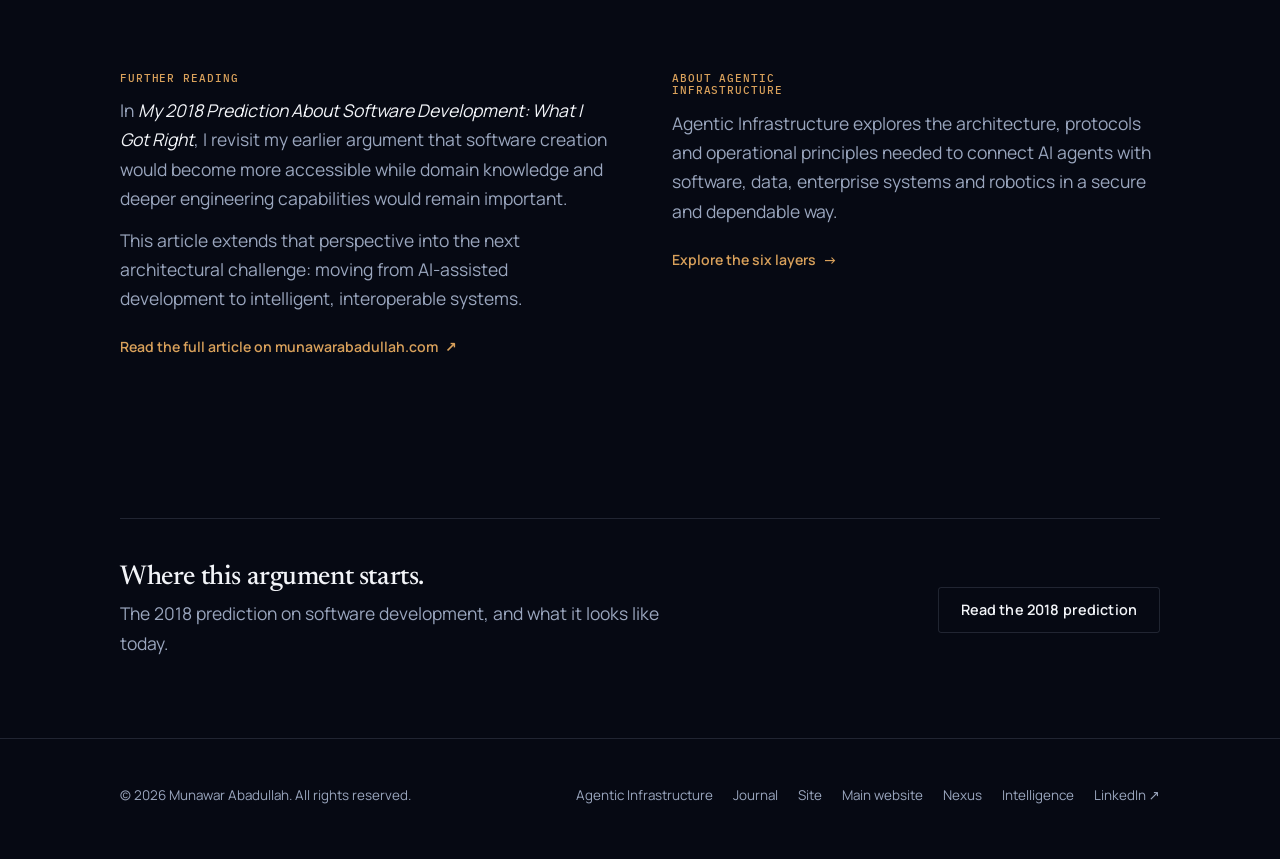
<file: src/from-ai-assisted-coding-to-agentic-infrastructure/index.html>
<!DOCTYPE html>
<html lang="en">
<head>
  <meta charset="utf-8">
  <meta name="viewport" content="width=device-width, initial-scale=1">
  <meta name="theme-color" content="#060913">
  <meta name="color-scheme" content="dark">
  <meta name="description" content="Discover why the future of AI requires native intelligence, scalable compute, interoperable systems, MCP, and secure agentic infrastructure.">
  <meta name="author" content="Munawar Abadullah">
  <meta name="robots" content="index,follow,max-snippet:-1,max-image-preview:large">
  <meta name="keywords" content="agentic infrastructure, AI operating systems, intelligent interoperability, MCP, AI agents, robotics">
  <meta name="referrer" content="strict-origin-when-cross-origin">
  <link rel="canonical" href="https://munawarabadullah.github.io/agentic-infrastructure/from-ai-assisted-coding-to-agentic-infrastructure/">
  <link rel="preload" as="image" type="image/avif" imagesrcset="../assets/images/agentic-infrastructure-intelligence-everywhere-800.avif 800w, ../assets/images/agentic-infrastructure-intelligence-everywhere-1672.avif 1672w" imagesizes="(max-width: 900px) 100vw, 1120px">
  <link rel="icon" href="../favicon.ico" sizes="16x16 32x32">
  <link rel="icon" type="image/png" href="../favicon.png" sizes="32x32">

  <meta property="og:type" content="article">
  <meta property="og:site_name" content="Agentic Infrastructure">
  <meta property="og:locale" content="en_US">
  <meta property="og:title" content="From AI-Assisted Coding to Agentic Infrastructure">
  <meta property="og:description" content="Discover why the future of AI requires native intelligence, scalable compute, interoperable systems, MCP, and secure agentic infrastructure.">
  <meta property="og:url" content="https://munawarabadullah.github.io/agentic-infrastructure/from-ai-assisted-coding-to-agentic-infrastructure/">
  <meta property="og:image" content="https://munawarabadullah.github.io/agentic-infrastructure/assets/images/agentic-infrastructure-intelligence-everywhere-1672.webp">
  <meta property="og:image:type" content="image/webp">
  <meta property="og:image:width" content="1672">
  <meta property="og:image:height" content="941">
  <meta property="og:image:alt" content="Diagram of the agentic infrastructure stack: native intelligence connecting operating systems, agent frameworks, protocols, data, compute, applications, enterprise systems and robotics.">
  <meta property="article:published_time" content="2026-10-25">
  <meta property="article:modified_time" content="2026-10-25">
  <meta property="article:author" content="Munawar Abadullah">
  <meta property="article:section" content="Agentic infrastructure">
  <meta property="article:tag" content="agentic infrastructure">
  <meta property="article:tag" content="MCP">
  <meta property="article:tag" content="AI agents">
  <meta property="article:tag" content="robotics">

  <meta name="twitter:card" content="summary_large_image">
  <meta name="twitter:title" content="From AI-Assisted Coding to Agentic Infrastructure">
  <meta name="twitter:description" content="Discover why the future of AI requires native intelligence, scalable compute, interoperable systems, MCP, and secure agentic infrastructure.">
  <meta name="twitter:image" content="https://munawarabadullah.github.io/agentic-infrastructure/assets/images/agentic-infrastructure-intelligence-everywhere-1672.webp">
  <meta name="twitter:image:alt" content="Diagram of the agentic infrastructure stack: native intelligence connecting operating systems, agent frameworks, protocols, data, compute, applications, enterprise systems and robotics.">

  <title>From AI-Assisted Coding to Agentic Infrastructure</title>

  <link rel="preconnect" href="https://fonts.googleapis.com">
  <link rel="preconnect" href="https://fonts.gstatic.com" crossorigin>
  <link href="https://fonts.googleapis.com/css2?family=IBM+Plex+Mono:wght@400;500&family=Manrope:wght@400;500;600;700&family=Newsreader:ital,opsz,wght@0,6..72,400;0,6..72,500;0,6..72,600;1,6..72,400&display=swap" rel="stylesheet">
  <link rel="stylesheet" href="../assets/theme.css">

  <style>
    .article-head{padding:clamp(28px,4.5vw,48px) 0 clamp(20px,3vw,28px)}
    .crumb{
      display:flex;flex-wrap:wrap;gap:8px 12px;align-items:center;
      font-family:var(--mono);font-size:.7rem;letter-spacing:.06em;
      text-transform:uppercase;color:var(--muted);margin-bottom:24px;
    }
    .crumb a{color:var(--muted);text-decoration:underline;text-decoration-color:var(--line);text-underline-offset:3px;display:inline-flex;align-items:center;min-height:28px;padding-block:2px}
    .crumb a:hover{color:var(--brass)}
    .crumb span{color:var(--brass)}
    h1.article-title{
      font-size:clamp(2.1rem,4.6vw,3.5rem);letter-spacing:-.028em;
      margin:0 0 20px;max-width:20ch;
    }
    .standfirst{
      font-family:var(--serif);font-style:italic;
      font-size:clamp(1.15rem,1.8vw,1.42rem);line-height:1.45;
      color:var(--text);max-width:34ch;margin:0 0 26px;
    }
    .byline{
      display:flex;flex-wrap:wrap;gap:6px 18px;align-items:center;
      padding-top:18px;border-top:1px solid var(--line-soft);
      font-size:.84rem;color:var(--muted);
    }
    .byline .who{color:var(--text);font-weight:600}
    .byline .dot{color:var(--line);padding:0 2px}

    .lede-figure{
      margin:0 0 clamp(28px,4vw,40px);
      border:1px solid var(--line);border-radius:3px;
      overflow:hidden;background:var(--ink-2);
    }
    .lede-figure picture{display:block}
.lede-figure img{display:block;width:100%;height:auto}
    .lede-figure figcaption{
      font-family:var(--mono);font-size:.7rem;line-height:1.6;
      letter-spacing:.01em;color:var(--muted);
      padding:12px 16px;border-top:1px solid var(--line-soft);
    }

    .article-body{padding:clamp(28px,4vw,40px) 0 clamp(48px,6vw,64px);border-top:1px solid var(--line-soft)}
    .measure{max-width:70ch}
    .measure p{color:var(--muted)}
    .measure p strong{color:var(--text);font-weight:600}
    .measure p.lead{color:var(--text);font-size:1.06rem}

    .toc{
      border:1px solid var(--line);border-radius:3px;
      background:linear-gradient(135deg,var(--panel) 0,var(--ink-2) 100%);
      padding:clamp(20px,3vw,28px);margin:0 0 clamp(36px,5vw,52px);
    }
    .toc h2{
      font-family:var(--mono);font-size:.7rem;font-weight:500;
      letter-spacing:.08em;text-transform:uppercase;color:var(--brass);
      margin:0 0 14px;
    }
    .toc ol{list-style:none;margin:0;padding:0;display:grid;gap:2px}
    @media (min-width:760px){.toc ol{grid-template-columns:repeat(2,minmax(0,1fr));column-gap:clamp(20px,4vw,48px)}}
    .toc li{counter-increment:toc}
    .toc a{
      display:flex;gap:12px;align-items:baseline;
      padding:8px 0;font-size:.9rem;color:var(--muted);
      border-bottom:1px solid transparent;
    }
    .toc a::before{
      content:counter(toc,decimal-leading-zero);
      font-family:var(--mono);font-size:.7rem;color:var(--brass);
      flex:0 0 1.6rem;
    }
    .toc a:hover{color:var(--text);border-bottom-color:var(--brass)}

    .article-body h2{
      font-size:clamp(1.55rem,2.6vw,2.1rem);
      margin:clamp(40px,5vw,56px) 0 18px;max-width:26ch;
      scroll-margin-top:96px;
    }
    .article-body h2 .h-num{
      display:block;font-family:var(--mono);font-size:.7rem;font-weight:500;
      letter-spacing:.08em;color:var(--brass);margin-bottom:10px;
    }
    .article-body h2 + p{margin-top:0}
    .article-body ul{margin:0 0 1.2em;padding:0;list-style:none}
    .article-body ul li{
      position:relative;padding-left:22px;margin-bottom:.55em;color:var(--muted);
    }
    .article-body ul li::before{
      content:"";position:absolute;left:2px;top:.72em;
      width:7px;height:1px;background:var(--brass);
    }
    .article-body ul li strong{color:var(--text);font-weight:600}

    .pull{
      margin:clamp(32px,4vw,44px) 0;padding:24px 0 24px 24px;
      border-left:2px solid var(--brass);
      font-family:var(--serif);font-size:clamp(1.2rem,2vw,1.45rem);
      line-height:1.45;color:var(--text);max-width:44ch;
    }
    .closing{
      margin-top:clamp(36px,5vw,48px);padding:26px 28px;
      border:1px solid var(--line);border-left:2px solid var(--brass);
      border-radius:3px;background:linear-gradient(135deg,var(--panel) 0,var(--ink-2) 100%);
    }
    .closing p{
      font-family:var(--serif);font-size:clamp(1.1rem,1.8vw,1.28rem);
      line-height:1.5;color:var(--text);margin:0;
    }

    .postscript{
      border-top:1px solid var(--line);padding:clamp(36px,5vw,52px) 0 clamp(48px,6vw,64px);
      display:grid;grid-template-columns:repeat(2,minmax(0,1fr));
      gap:clamp(28px,5vw,64px);
    }
    .postscript h2{
      font-family:var(--mono);font-size:.7rem;font-weight:500;
      letter-spacing:.08em;text-transform:uppercase;color:var(--brass);
      margin:0 0 12px;
    }
    .postscript p{color:var(--muted);margin:0 0 12px}
    .postscript p:last-child{margin-bottom:0}
    .postscript em{color:var(--text)}

    .next-read{
      border-top:1px solid var(--line);padding:clamp(32px,4vw,44px) 0 clamp(52px,7vw,72px);
      display:flex;flex-wrap:wrap;gap:18px 32px;align-items:center;justify-content:space-between;
    }
    .next-read h2{font-size:clamp(1.3rem,2.2vw,1.7rem);max-width:24ch}
    .next-read p{color:var(--muted);margin:6px 0 0;max-width:50ch}

    @media (max-width:760px){
      .postscript{grid-template-columns:minmax(0,1fr);gap:28px}
      .next-read .button{width:100%}
    }
  </style>

  <script type="application/ld+json">
  {
    "@context": "https://schema.org",
    "@graph": [
      {
        "@type": "BlogPosting",
        "@id": "https://munawarabadullah.github.io/agentic-infrastructure/from-ai-assisted-coding-to-agentic-infrastructure/#article",
        "headline": "From AI-Assisted Coding to Agentic Infrastructure",
        "alternativeHeadline": "Why the future of software depends on intelligence built into the foundations of our systems",
        "description": "Discover why the future of AI requires native intelligence, scalable compute, interoperable systems, MCP, and secure agentic infrastructure.",
        "url": "https://munawarabadullah.github.io/agentic-infrastructure/from-ai-assisted-coding-to-agentic-infrastructure/",
        "mainEntityOfPage": { "@id": "https://munawarabadullah.github.io/agentic-infrastructure/from-ai-assisted-coding-to-agentic-infrastructure/#webpage" },
        "datePublished": "2026-10-25",
        "dateModified": "2026-10-25",
        "inLanguage": "en",
        "articleSection": "Agentic infrastructure",
        "keywords": "agentic infrastructure, AI operating systems, intelligent interoperability, MCP, AI agents, robotics",
        "wordCount": 1840,
        "timeRequired": "PT9M",
        "image": ["https://munawarabadullah.github.io/agentic-infrastructure/assets/images/agentic-infrastructure-intelligence-everywhere-1672.webp"],
        "author": { "@id": "https://munawarabadullah.github.io/agentic-infrastructure/#person" },
        "publisher": { "@id": "https://munawarabadullah.github.io/agentic-infrastructure/#person" },
        "isPartOf": { "@id": "https://munawarabadullah.github.io/agentic-infrastructure/#website" },
        "about": [
          { "@type": "Thing", "name": "Agentic infrastructure" },
          { "@type": "Thing", "name": "Model Context Protocol" },
          { "@type": "Thing", "name": "AI agents" }
        ]
      },
      {
        "@type": "WebPage",
        "@id": "https://munawarabadullah.github.io/agentic-infrastructure/from-ai-assisted-coding-to-agentic-infrastructure/#webpage",
        "url": "https://munawarabadullah.github.io/agentic-infrastructure/from-ai-assisted-coding-to-agentic-infrastructure/",
        "name": "From AI-Assisted Coding to Agentic Infrastructure",
        "isPartOf": { "@id": "https://munawarabadullah.github.io/agentic-infrastructure/#website" },
        "inLanguage": "en"
      },
      {
        "@type": "Person",
        "@id": "https://munawarabadullah.github.io/agentic-infrastructure/#person",
        "name": "Munawar Abadullah",
        "url": "https://munawarabadullah.com/",
        "jobTitle": "Executive Technologist",
        "sameAs": [
          "https://munawarabadullah.com/",
          "https://www.linkedin.com/in/munawarabadullah",
          "https://www.quora.com/profile/Munawar-Abadullah"
        ]
      },
      {
        "@type": "WebSite",
        "@id": "https://munawarabadullah.github.io/agentic-infrastructure/#website",
        "url": "https://munawarabadullah.github.io/agentic-infrastructure/",
        "name": "Agentic Infrastructure",
        "inLanguage": "en",
        "publisher": { "@id": "https://munawarabadullah.github.io/agentic-infrastructure/#person" }
      },
      {
        "@type": "BreadcrumbList",
        "itemListElement": [
          { "@type": "ListItem", "position": 1, "name": "Agentic Infrastructure", "item": "https://munawarabadullah.github.io/agentic-infrastructure/" },
          { "@type": "ListItem", "position": 2, "name": "From AI-Assisted Coding to Agentic Infrastructure", "item": "https://munawarabadullah.github.io/agentic-infrastructure/from-ai-assisted-coding-to-agentic-infrastructure/" }
        ]
      }
    ]
  }
  </script>
</head>
<body>
  <a class="skip" href="#main">Skip to content</a>

  <header>
    <div class="wrap nav">
      <a class="brand" href="../" aria-label="Agentic Infrastructure, home">Munawar <span>Abadullah</span></a>
      <nav class="nav-links" aria-label="Main navigation">
        <a href="../">Home</a>
        <a href="../#definition">The concept</a>
        <a href="../#architecture">Architecture</a>
        <a href="../#enterprise">Enterprise</a>
        <a href="../journal/">Journal</a>
        <a class="nav-cta" href="https://munawarabadullah.com/">Main website ↗</a>
      </nav>
    </div>
  </header>

  <main id="main">
    <article>
      <div class="wrap">
        <header class="article-head">
          <nav class="crumb" aria-label="Breadcrumb">
            <a href="../">Agentic Infrastructure</a>
            <span>/</span>
            <span>Journal</span>
          </nav>
          <h1 class="article-title">From AI-assisted coding to agentic infrastructure</h1>
          <p class="standfirst">Why the future of software depends on intelligence built into the foundations of our systems</p>
          <div class="byline">
            <span class="who">Munawar Abadullah</span>
            <span class="dot">·</span>
            <time datetime="2026-10-25">25 October 2026</time>
            <span class="dot">·</span>
            <span>9 minute read</span>
          </div>
        </header>

        <figure class="lede-figure">
          <picture>
            <source type="image/avif"
                    srcset="../assets/images/agentic-infrastructure-intelligence-everywhere-800.avif 800w, ../assets/images/agentic-infrastructure-intelligence-everywhere-1672.avif 1672w"
                    sizes="(max-width: 900px) 100vw, 1120px">
            <img
              src="../assets/images/agentic-infrastructure-intelligence-everywhere-1672.webp"
              srcset="../assets/images/agentic-infrastructure-intelligence-everywhere-800.webp 800w, ../assets/images/agentic-infrastructure-intelligence-everywhere-1672.webp 1672w"
              sizes="(max-width: 900px) 100vw, 1120px"
              width="1672" height="941"
              alt="Diagram of the agentic infrastructure stack. Native intelligence sits above five layers: operating system, agent framework, communication, data and services, and compute. AI-assisted development, users and applications, enterprise systems, cloud infrastructure, robotics and intelligent communication connect around them."
              fetchpriority="high" decoding="async">
          </picture>
          <figcaption>Native intelligence as a foundational layer: operating systems, agent frameworks, protocols, data, compute, and the systems they connect.</figcaption>
        </figure>
      </div>

      <div class="wrap article-body">
        <div class="measure">

          <nav class="toc" aria-labelledby="toc-title">
            <h2 id="toc-title">Contents</h2>
            <ol>
              <li><a href="#bottleneck">Writing code stops being the bottleneck</a></li>
              <li><a href="#native">Intelligence as a native capability</a></li>
              <li><a href="#scale">Intelligence and compute, low to high</a></li>
              <li><a href="#interoperability">Intelligent communication</a></li>
              <li><a href="#mcp">MCP and the broader problem</a></li>
              <li><a href="#robotics">The same principle, extended to robotics</a></li>
              <li><a href="#autonomous">From copilots to autonomous workflows</a></li>
              <li><a href="#architecture">The advantage is the architecture</a></li>
              <li><a href="#conclusion">Build intelligence into the foundations</a></li>
            </ol>
          </nav>

          <p class="lead">For years, software development was constrained by the time, expertise and resources required to turn an idea into a working application. AI-assisted coding is changing that equation. Developers can now generate code, explain unfamiliar systems, write tests and prototype applications at a speed that would have been difficult to imagine a decade ago.</p>

          <p>But writing code faster is only one part of the transformation.</p>

          <p>The more fundamental shift is the emergence of software systems that can understand context, communicate with other systems, coordinate tasks and take action. Over time, intelligence should become a foundational capability of the computing environment itself, rather than remaining confined to individual applications.</p>

          <p>This is the broader vision behind agentic infrastructure: <strong>an intelligent layer that connects operating systems, applications, services, data and eventually robotics into a coordinated ecosystem.</strong></p>

          <h2 id="bottleneck"><span class="h-num">Section 01</span>When writing code stops being the primary bottleneck</h2>
          <p>Traditional software development places substantial value on the ability to translate requirements into working code. As AI coding tools improve, more of that work becomes accessible to people who are not traditional software engineers.</p>
          <p>This does not make software engineering obsolete. It changes where engineering expertise creates the most value.</p>
          <p>Architecture, security, data integrity, system integration, observability and operational reliability become even more important when generating code becomes easier.</p>
          <p>An application that works in a demonstration is not necessarily a system that can safely operate in production.</p>
          <p>The difficult questions remain:</p>
          <ul>
            <li>Can the system access the correct data?</li>
            <li>Can it execute actions securely and with appropriate permissions?</li>
            <li>Can failures be detected, contained and recovered from?</li>
            <li>Can its decisions and actions be audited?</li>
            <li>Can it coordinate with other systems without losing context or creating conflicting outcomes?</li>
          </ul>
          <p>These are not merely code-generation problems. They are architectural problems.</p>

          <h2 id="native"><span class="h-num">Section 02</span>Intelligence should be a native capability, not an isolated feature</h2>
          <p>Much of today's AI adoption follows an application-first model. A company adds a chatbot to its website, integrates a model into a product, or introduces a copilot into an existing workflow.</p>
          <p>These are useful applications, but they represent an intermediate stage.</p>
          <p>My longer-term view is that intelligence should be built into the foundational layers of computing, including operating systems, application platforms, development environments, enterprise infrastructure and the systems that connect them.</p>
          <p>Imagine an operating system in which intelligent capabilities are available to applications through consistent, secure interfaces. An application would not need to independently reinvent context management, model access, tool orchestration, or every basic intelligence-related capability.</p>
          <p>A developer could build on a platform where these capabilities already exist, just as applications today build on operating-system services for files, networking, identity and process management.</p>
          <p>The same principle applies beyond desktop and mobile operating systems. Enterprise platforms, cloud environments, industrial systems and robotics infrastructure could expose intelligence as a native service.</p>
          <p>This does not mean that every component must contain a large AI model, or that every decision should be delegated to AI. It means the foundational architecture should be designed to make intelligence available wherever it is useful.</p>

          <p class="pull">Intelligence should be a capability of the system, not merely a feature of the application.</p>

          <h2 id="scale"><span class="h-num">Section 03</span>Intelligence and compute should scale from low to high</h2>
          <p>A foundational intelligence layer should not depend on one model, one vendor, or one level of computing power.</p>
          <p>Different tasks have different requirements. A simple classification, local search or device-control operation may need only a small, efficient model or a conventional deterministic function. A complex engineering problem or multi-system business decision may require a more capable model, additional context and greater compute resources.</p>
          <p>A well-designed architecture should support this spectrum:</p>
          <ul>
            <li><strong>Lightweight intelligence:</strong> fast, low-cost capabilities running locally or close to the application.</li>
            <li><strong>Intermediate intelligence:</strong> more capable models handling complex interpretation, planning and coordination.</li>
            <li><strong>High-capability intelligence:</strong> powerful models and specialized compute for demanding reasoning, analysis and orchestration.</li>
            <li><strong>Coordinated intelligence:</strong> multiple specialized systems working together when a task exceeds the practical limits of a single model or process.</li>
          </ul>
          <p>The architecture should choose the appropriate level based on the task, performance requirements, privacy constraints, reliability and cost.</p>
          <p>Some workloads should remain entirely local. Others may use enterprise infrastructure or cloud-based models. Sensitive operations may need strict data boundaries, while less sensitive tasks can use broader resources.</p>
          <p>The point is not to maximize compute for every request. It is to make intelligence available at the appropriate level, and to allow systems to move between levels when necessary.</p>
          <p>This is where modularity becomes important. Intelligence services can be decoupled from individual applications while remaining natively accessible through well-defined interfaces.</p>
          <p>A system should be able to use a different model or compute provider without requiring every connected application to be redesigned.</p>

          <h2 id="interoperability"><span class="h-num">Section 04</span>From non-intelligent systems to intelligent communication</h2>
          <p>Historically, software systems have communicated primarily through predefined APIs, databases, messages and integration rules.</p>
          <p>These mechanisms remain essential. However, traditional integrations generally depend on developers explicitly defining what each system can exchange and how each interaction should be interpreted.</p>
          <p>A system may expose thousands of data fields and endpoints without understanding the broader intention behind a request. Another system may contain the information needed to complete a task but lack a practical way to discover the relevant capability, interpret the available context, or coordinate an action.</p>
          <p>The result is a fragmented environment in which people often become the integration layer. They move information between applications, reconcile conflicting outputs, and coordinate workflows that individual systems cannot manage together.</p>
          <p>The next phase should move beyond simple connectivity toward <strong>intelligent interoperability</strong>.</p>
          <p>Connected systems should be able to discover available capabilities, exchange structured context, communicate constraints, request actions, interpret results and coordinate work within explicit permissions.</p>
          <p>Consider a business process involving a CRM, an accounting platform, a document repository and an analytics system.</p>
          <p>Traditional integration can synchronize records between these platforms. An intelligent architecture could also coordinate a larger task: identify a customer request, retrieve relevant documents, check financial information, prepare a recommendation, and route the proposed action for approval.</p>
          <p>Each system retains its own responsibilities and data boundaries. Intelligence coordinates the work across them.</p>
          <p>This is a significant distinction. Connecting systems allows information to move. Intelligent communication allows systems to coordinate around an objective.</p>

          <h2 id="mcp"><span class="h-num">Section 05</span>MCP is an important step, but the broader problem remains</h2>
          <p>The Model Context Protocol (MCP) is an important development in this direction. It provides a standardized way for AI applications to connect with external tools and data sources.</p>
          <p>Instead of building a completely separate integration for every model and every tool, developers can use a common protocol to expose capabilities and provide context to AI applications.</p>
          <p>This helps reduce integration friction and makes tools more reusable.</p>
          <p>However, the broader vision extends beyond connecting a model to a tool.</p>
          <p>We will also need effective ways for independent agents, applications, operating systems, enterprise services and physical devices to coordinate with one another. They may need to exchange task state, identify themselves, negotiate available capabilities, communicate constraints, request delegated work, and return verifiable results.</p>
          <p>MCP can contribute to this ecosystem, but it should not be assumed to solve every communication requirement between autonomous systems. Different layers may require complementary protocols, additional standards, or new mechanisms as the architecture evolves.</p>
          <p>The right approach is not to invent a new protocol simply because AI is involved. Existing technologies may already solve parts of the problem. The objective should be to identify the gaps and build interoperable standards where necessary.</p>
          <p>The critical requirements are clear:</p>
          <ul>
            <li><strong>Common meaning:</strong> systems need structured ways to represent requests, context, capabilities and results.</li>
            <li><strong>Identity and trust:</strong> connected agents must be identifiable, and their authority must be verifiable.</li>
            <li><strong>Permission boundaries:</strong> a system must not gain unrestricted access merely because it can communicate with another system.</li>
            <li><strong>State and continuity:</strong> long-running tasks require mechanisms to preserve progress and handle interruptions.</li>
            <li><strong>Error handling:</strong> systems must be able to recognize failures, conflicting instructions and uncertain outcomes.</li>
            <li><strong>Observability:</strong> actions and exchanges need to be traceable and auditable.</li>
            <li><strong>Interoperability:</strong> different models, vendors, operating environments and hardware platforms should be able to participate without being locked into one implementation.</li>
          </ul>
          <p>A protocol is only one part of the solution. The surrounding architecture must make communication meaningful, secure and reliable.</p>

          <h2 id="robotics"><span class="h-num">Section 06</span>The same principle must eventually extend to robotics</h2>
          <p>This vision should not stop at software.</p>
          <p>Robotics brings the physical world into the equation. Robots, sensors, machines, industrial controllers and autonomous devices need to communicate with software systems and with one another.</p>
          <p>A robot operating in a warehouse, for example, may need to interpret a task, obtain inventory information, coordinate with other robots, respond to changing conditions, and report completion to an enterprise system.</p>
          <p>That requires more than an intelligent model. It requires a coordinated architecture connecting perception, planning, physical control, operational systems and safety mechanisms.</p>
          <p>The requirements are also different from those of ordinary software. Physical systems operate under real-time constraints, hardware limitations, environmental uncertainty and safety-critical conditions. Some decisions must remain local and deterministic rather than depending on a remote model.</p>
          <p>The broader principle still applies: each component should have defined capabilities, and the system should have reliable ways to communicate, coordinate and manage responsibility.</p>
          <p>Over time, common architectural principles could connect digital agents and physical agents into a larger ecosystem. The protocols will not necessarily be identical at every layer, but the systems should be able to cooperate through well-defined interfaces.</p>
          <p>The opportunity is to move from isolated intelligent products toward environments in which intelligence can coordinate work across both digital and physical systems.</p>

          <h2 id="autonomous"><span class="h-num">Section 07</span>From copilots to autonomous workflows</h2>
          <p>An AI copilot primarily assists a human with a task. An agentic system can go further by pursuing a defined objective through a sequence of steps.</p>
          <p>Depending on its design and permissions, an agent may interpret a request, develop a plan, retrieve information, call tools, execute an action, evaluate the result, and determine what to do next.</p>
          <p>But autonomy is not the same as reliability.</p>
          <p>An agent can make an incorrect assumption, call the wrong tool, repeat an action, encounter conflicting information, or lose track of its objective. Giving a model access to more tools does not automatically solve these problems.</p>
          <p>A production-oriented agentic architecture needs several foundational capabilities:</p>
          <p><strong>Orchestration and state management:</strong> multi-step tasks require execution state, checkpoints, timeouts, retries and recovery mechanisms.</p>
          <p><strong>Identity and access control:</strong> agents should have defined identities and scoped permissions, with human approval for consequential actions where appropriate.</p>
          <p><strong>Tool and integration layers:</strong> systems need dependable interfaces to databases, APIs, enterprise applications and devices.</p>
          <p><strong>Memory and context:</strong> relevant information and task state must be available when needed, with appropriate separation between transient context, persistent memory and authoritative records.</p>
          <p><strong>Observability and evaluation:</strong> teams need visibility into tool calls, decisions, costs, failures and actual task outcomes.</p>
          <p><strong>Governance and safety:</strong> policy enforcement, audit trails, approval gates and limits on irreversible actions help keep autonomy within acceptable boundaries.</p>
          <p>These capabilities form part of the infrastructure required to move from impressive demonstrations to dependable operations.</p>

          <h2 id="architecture"><span class="h-num">Section 08</span>The competitive advantage will be the architecture</h2>
          <p>As AI models and coding tools become more accessible, access to intelligence alone becomes a weaker differentiator.</p>
          <p>The advantage increasingly comes from how effectively an organization connects intelligence to its proprietary data, business rules, existing systems and operational processes.</p>
          <p>Organizations that build reusable integration layers, secure execution environments, reliable orchestration and effective evaluation systems can deploy new intelligent workflows without rebuilding the entire foundation each time.</p>
          <p>The same principle applies to operating systems and software platforms. If intelligence is treated as a collection of disconnected features, every application must solve many of the same problems independently. If the foundational platform provides common capabilities, developers can focus on the specific value their applications deliver.</p>
          <p>The long-term opportunity is an ecosystem where intelligence is broadly available, compute can scale to the task, and systems can coordinate regardless of whether they were built by the same vendor or use the same underlying model.</p>
          <p>That ecosystem will not emerge from models alone. It will require architecture, standards, engineering discipline and collaboration across the technology stack.</p>

          <h2 id="conclusion"><span class="h-num">Conclusion</span>Build intelligence into the foundations</h2>
          <p>The evolution of software is moving beyond assistance with individual development tasks toward systems capable of coordinating work across applications, services and physical devices.</p>
          <p>AI-assisted coding changes how software is created. Agentic infrastructure changes how software-enabled work is executed. A native intelligence layer changes how the entire computing environment can operate.</p>
          <p>My vision is for intelligence to become a foundational capability across operating systems and software platforms, with the flexibility to scale from lightweight local processing to powerful models and coordinated compute. Those systems should remain modular, but they should also communicate intelligently through secure, interoperable interfaces.</p>
          <p>MCP is one step toward that future. Further standards and complementary protocols may be needed to support coordination among agents, enterprise applications, operating systems and robotics.</p>
          <p>The objective is not to put one giant AI in control of everything. It is to create a connected environment in which specialized systems can understand their roles, communicate effectively, collaborate on tasks and operate within clear boundaries.</p>

          <div class="closing">
            <p>The next major step in computing is not simply making every application intelligent. It is making intelligence a native capability of the system, and making systems intelligent enough to work together. That is the foundation on which agentic infrastructure should be built.</p>
          </div>
        </div>
      </div>

      <div class="wrap">
        <div class="postscript">
          <section aria-labelledby="further-title">
            <h2 id="further-title">Further reading</h2>
            <p>In <em>My 2018 Prediction About Software Development: What I Got Right</em>, I revisit my earlier argument that software creation would become more accessible while domain knowledge and deeper engineering capabilities would remain important.</p>
            <p>This article extends that perspective into the next architectural challenge: moving from AI-assisted development to intelligent, interoperable systems.</p>
            <p><a class="link-arrow" href="https://munawarabadullah.com/journal">Read the full article on munawarabadullah.com <span aria-hidden="true">↗</span></a></p>
          </section>
          <section aria-labelledby="about-title">
            <h2 id="about-title">About Agentic Infrastructure</h2>
            <p>Agentic Infrastructure explores the architecture, protocols and operational principles needed to connect AI agents with software, data, enterprise systems and robotics in a secure and dependable way.</p>
            <p><a class="link-arrow" href="../">Explore the six layers <span aria-hidden="true">→</span></a></p>
          </section>
        </div>

        <div class="next-read">
          <div>
            <h2>Where this argument starts.</h2>
            <p>The 2018 prediction on software development, and what it looks like today.</p>
          </div>
          <a class="button" href="../#prediction">Read the 2018 prediction</a>
        </div>
      </div>
    </article>
  </main>

  <footer>
    <div class="wrap footer-inner">
      <div>© <span id="year">2026</span> Munawar Abadullah. All rights reserved.</div>
      <div class="footer-links">
        <a href="../">Agentic Infrastructure</a>
        <a href="../journal/">Journal</a>
        <a href="../site/">Site</a>
        <a href="https://munawarabadullah.com/">Main website</a>
        <a href="https://munawarabadullah.com/nexus">Nexus</a>
        <a href="https://munawarabadullah.com/intelligence">Intelligence</a>
        <a href="https://www.linkedin.com/in/munawarabadullah" target="_blank" rel="noopener noreferrer">LinkedIn ↗</a>
      </div>
    </div>
  </footer>

  <script>
    document.getElementById("year").textContent = new Date().getFullYear();
  </script>
</body>
</html>
</file>
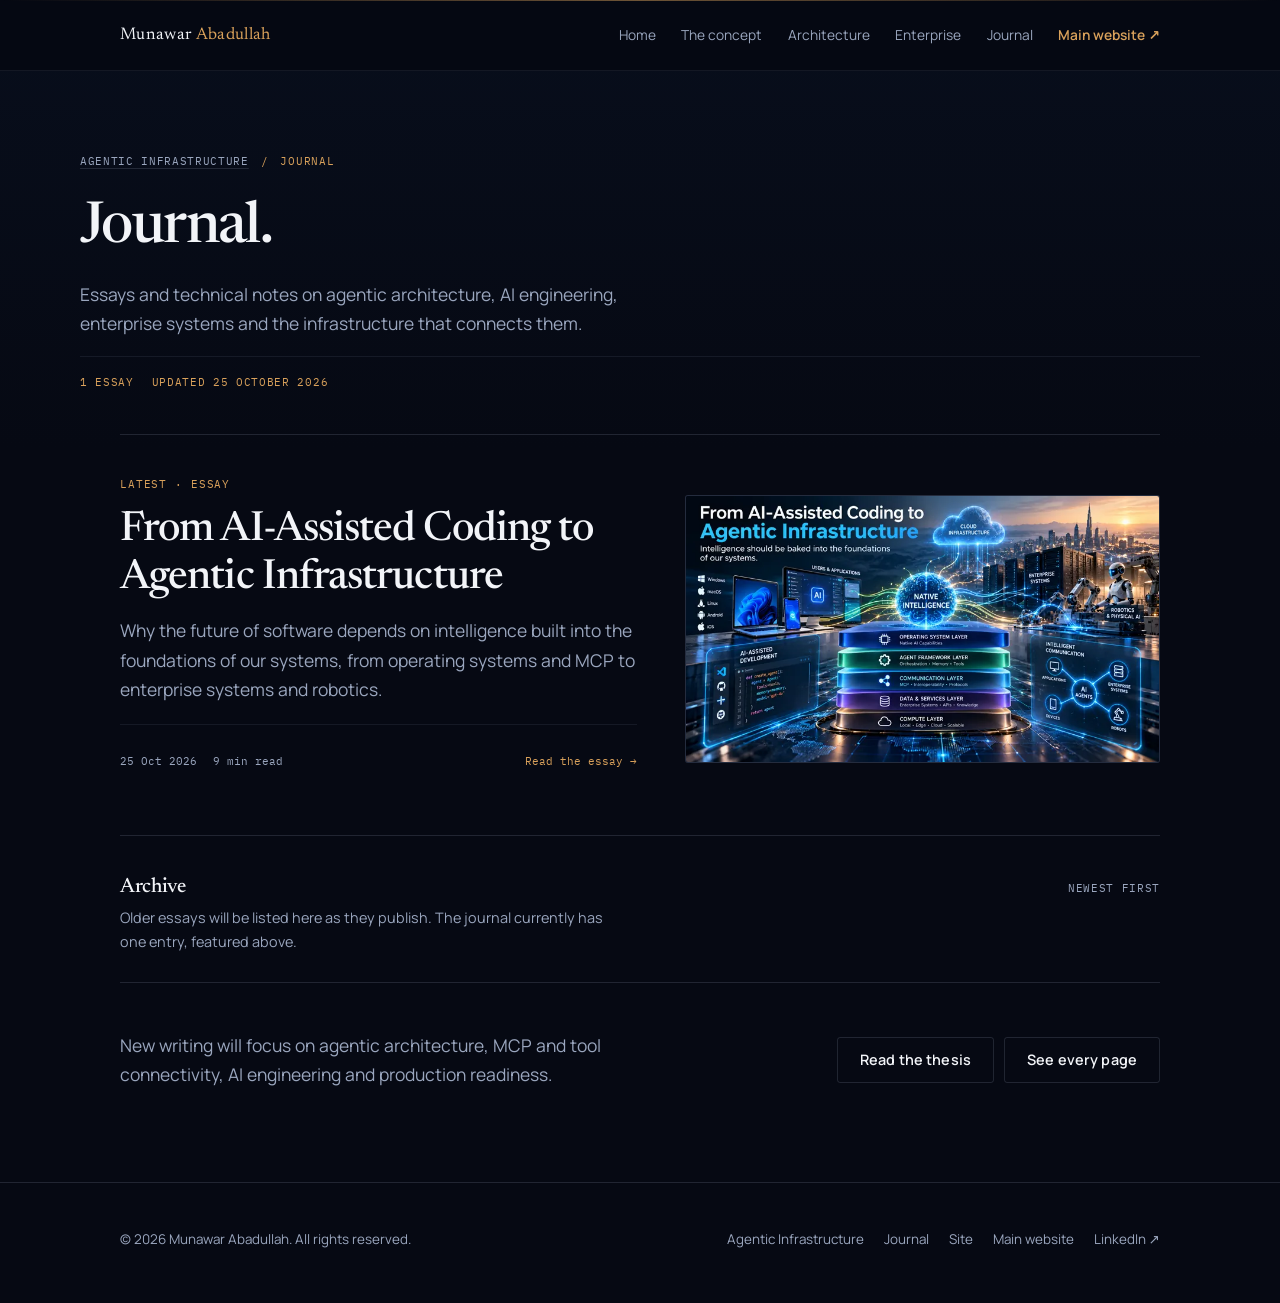
<file: src/journal/index.html>
<!DOCTYPE html>
<html lang="en">
<head>
  <meta charset="utf-8">
  <meta name="viewport" content="width=device-width, initial-scale=1">
  <meta name="theme-color" content="#060913">
  <meta name="color-scheme" content="dark">
  <meta name="description" content="The Agentic Infrastructure journal: essays and technical notes on agentic architecture, AI engineering, MCP, enterprise systems and robotics.">
  <meta name="author" content="Munawar Abadullah">
  <meta name="robots" content="index,follow,max-snippet:-1,max-image-preview:large">
  <meta name="keywords" content="agentic infrastructure journal, AI engineering essays, agentic architecture, MCP, enterprise AI, AI governance, robotics">
  <meta name="referrer" content="strict-origin-when-cross-origin">
  <link rel="canonical" href="https://munawarabadullah.github.io/agentic-infrastructure/journal/">
  <link rel="icon" href="../favicon.ico" sizes="16x16 32x32">
  <link rel="icon" type="image/png" href="../favicon.png" sizes="32x32">

  <meta property="og:type" content="website">
  <meta property="og:site_name" content="Agentic Infrastructure">
  <meta property="og:locale" content="en_US">
  <meta property="og:title" content="Agentic Infrastructure Journal: Essays and Notes">
  <meta property="og:description" content="The Agentic Infrastructure journal: essays and technical notes on agentic architecture, AI engineering, MCP, enterprise systems and robotics.">
  <meta property="og:url" content="https://munawarabadullah.github.io/agentic-infrastructure/journal/">
  <meta property="og:image" content="https://munawarabadullah.github.io/agentic-infrastructure/assets/images/agentic-infrastructure-intelligence-everywhere-1672.webp">
  <meta property="og:image:type" content="image/webp">
  <meta property="og:image:width" content="1672">
  <meta property="og:image:height" content="941">
  <meta property="og:image:alt" content="Diagram of the agentic infrastructure stack: native intelligence connecting operating systems, agent frameworks, protocols, data, compute, applications, enterprise systems and robotics.">

  <meta name="twitter:card" content="summary_large_image">
  <meta name="twitter:title" content="Agentic Infrastructure Journal: Essays and Notes">
  <meta name="twitter:description" content="The Agentic Infrastructure journal: essays and technical notes on agentic architecture, AI engineering, MCP, enterprise systems and robotics.">
  <meta name="twitter:image" content="https://munawarabadullah.github.io/agentic-infrastructure/assets/images/agentic-infrastructure-intelligence-everywhere-1672.webp">
  <meta name="twitter:image:alt" content="Diagram of the agentic infrastructure stack: native intelligence connecting operating systems, agent frameworks, protocols, data, compute, applications, enterprise systems and robotics.">

  <title>Agentic Infrastructure Journal: Essays and Notes</title>

  <link rel="preconnect" href="https://fonts.googleapis.com">
  <link rel="preconnect" href="https://fonts.gstatic.com" crossorigin>
  <link href="https://fonts.googleapis.com/css2?family=IBM+Plex+Mono:wght@400;500&family=Manrope:wght@400;500;600;700&family=Newsreader:ital,opsz,wght@0,6..72,400;0,6..72,500;0,6..72,600;1,6..72,400&display=swap" rel="stylesheet">
  <link rel="stylesheet" href="../assets/theme.css">

  <style>
    .journal-head{padding:clamp(44px,7vw,76px) 0 clamp(30px,4vw,42px)}
    .crumb{
      display:flex;flex-wrap:wrap;gap:8px 12px;align-items:center;
      font-family:var(--mono);font-size:.7rem;letter-spacing:.06em;
      text-transform:uppercase;color:var(--muted);margin-bottom:22px;
    }
    .crumb a{color:var(--muted);text-decoration:underline;text-decoration-color:var(--line);text-underline-offset:3px;display:inline-flex;align-items:center;min-height:28px;padding-block:2px}
    .crumb a:hover{color:var(--brass)}
    .crumb span{color:var(--brass)}
    .journal-head h1{font-size:clamp(2.4rem,5vw,3.6rem);max-width:14ch;margin-bottom:18px}
    .journal-head p{color:var(--muted);max-width:56ch;margin:0 0 18px}
    .issue{
      display:flex;flex-wrap:wrap;gap:6px 18px;align-items:center;
      font-family:var(--mono);font-size:.7rem;letter-spacing:.06em;
      text-transform:uppercase;color:var(--muted);
      padding-top:16px;border-top:1px solid var(--line-soft);
    }
    .issue span{color:var(--brass)}

    .lead{
      display:grid;grid-template-columns:minmax(0,1fr) minmax(0,.92fr);
      gap:clamp(24px,4vw,48px);align-items:center;
      padding:clamp(28px,4vw,40px) 0 clamp(36px,5vw,52px);
      border-top:1px solid var(--line);
    }
    .lead .kicker{
      display:block;font-family:var(--mono);font-size:.68rem;
      letter-spacing:.08em;text-transform:uppercase;color:var(--brass);
      margin-bottom:14px;
    }
    .lead h2{font-size:clamp(1.7rem,3.4vw,2.6rem);line-height:1.14;letter-spacing:-.022em;margin:0 0 14px;max-width:20ch}
    .lead p{color:var(--muted);margin:0 0 20px;max-width:52ch}
    .lead .meta{
      display:flex;flex-wrap:wrap;gap:6px 16px;align-items:center;
      font-family:var(--mono);font-size:.7rem;color:var(--muted);
      padding-top:14px;border-top:1px solid var(--line-soft);
    }
    .lead .read-more{color:var(--brass);margin-left:auto;display:inline-flex;align-items:center;min-height:44px}
    .lead figure{margin:0;border:1px solid var(--line);border-radius:3px;overflow:hidden;background:var(--ink-2)}
    .lead figure img{display:block;width:100%;height:auto}
    .lead:hover h2{color:var(--brass)}
    .lead:hover figure{border-color:var(--brass)}

    .archive{border-top:1px solid var(--line);padding:clamp(28px,4vw,40px) 0 clamp(20px,3vw,28px)}
    .archive-head{display:flex;flex-wrap:wrap;gap:10px 20px;align-items:baseline;justify-content:space-between;margin-bottom:6px}
    .archive-head h2{font-size:1.3rem}
    .archive-head span{font-family:var(--mono);font-size:.7rem;letter-spacing:.06em;text-transform:uppercase;color:var(--muted)}
    .archive-note{color:var(--muted);font-size:.9rem;max-width:56ch;margin:0}

    .entries{list-style:none;margin:0;padding:0}
    .entries li{border-top:1px solid var(--line-soft)}
    .entry{
      display:grid;grid-template-columns:6.5rem minmax(0,1fr) 5.5rem;
      gap:clamp(14px,3vw,36px);padding:20px 0;align-items:start;
      transition:background .15s ease;
    }
    .entry .date{font-family:var(--mono);font-size:.72rem;color:var(--muted);padding-top:5px}
    .entry h3{font-size:1.1rem;line-height:1.3;margin:0 0 5px;max-width:38ch}
    .entry p{color:var(--muted);font-size:.9rem;margin:0;max-width:54ch}
    .entry .read{font-family:var(--mono);font-size:.7rem;color:var(--brass);text-align:right;padding-top:5px;white-space:nowrap}
    .entries li:hover .entry{background:rgba(217,161,91,.03)}
    .entries li:hover h3{color:var(--brass)}

    .journal-foot{
      padding:clamp(34px,5vw,48px) 0 clamp(56px,8vw,84px);
      border-top:1px solid var(--line);
      display:flex;flex-wrap:wrap;gap:18px 28px;align-items:center;justify-content:space-between;
    }
    .journal-foot p{color:var(--muted);margin:0;max-width:48ch}
    .foot-links{display:flex;flex-wrap:wrap;gap:10px}

    @media (max-width:820px){
      .lead{grid-template-columns:minmax(0,1fr)}
      .lead figure{order:-1}
    }
    @media (max-width:700px){
      .entry{grid-template-columns:minmax(0,1fr);gap:6px}
      .entry .date{padding-top:0}
      .entry .read{text-align:left;padding-top:0}
      .foot-links{width:100%}
      .foot-links .button{width:100%}
    }
  </style>

  <script type="application/ld+json">
  {
    "@context": "https://schema.org",
    "@graph": [
      {
        "@type": "CollectionPage",
        "@id": "https://munawarabadullah.github.io/agentic-infrastructure/journal/#webpage",
        "url": "https://munawarabadullah.github.io/agentic-infrastructure/journal/",
        "name": "Agentic Infrastructure Journal: Essays and Notes",
        "description": "The Agentic Infrastructure journal: essays and technical notes on agentic architecture, AI engineering, MCP, enterprise systems and robotics.",
        "isPartOf": { "@id": "https://munawarabadullah.github.io/agentic-infrastructure/#website" },
        "inLanguage": "en",
        "author": { "@id": "https://munawarabadullah.github.io/agentic-infrastructure/#person" },
        "mainEntity": {
          "@type": "ItemList",
          "numberOfItems": 1,
          "itemListElement": [
            {
              "@type": "ListItem",
              "position": 1,
              "url": "https://munawarabadullah.github.io/agentic-infrastructure/from-ai-assisted-coding-to-agentic-infrastructure/"
            }
          ]
        }
      },
      {
        "@type": "Person",
        "@id": "https://munawarabadullah.github.io/agentic-infrastructure/#person",
        "name": "Munawar Abadullah",
        "url": "https://munawarabadullah.com/",
        "sameAs": [
          "https://munawarabadullah.com/",
          "https://www.linkedin.com/in/munawarabadullah",
          "https://www.quora.com/profile/Munawar-Abadullah"
        ]
      },
      {
        "@type": "WebSite",
        "@id": "https://munawarabadullah.github.io/agentic-infrastructure/#website",
        "url": "https://munawarabadullah.github.io/agentic-infrastructure/",
        "name": "Agentic Infrastructure",
        "inLanguage": "en",
        "publisher": { "@id": "https://munawarabadullah.github.io/agentic-infrastructure/#person" }
      },
      {
        "@type": "BreadcrumbList",
        "itemListElement": [
          { "@type": "ListItem", "position": 1, "name": "Agentic Infrastructure", "item": "https://munawarabadullah.github.io/agentic-infrastructure/" },
          { "@type": "ListItem", "position": 2, "name": "Journal", "item": "https://munawarabadullah.github.io/agentic-infrastructure/journal/" }
        ]
      }
    ]
  }
  </script>
</head>
<body>
  <a class="skip" href="#main">Skip to content</a>

  <header>
    <div class="wrap nav">
      <a class="brand" href="../" aria-label="Agentic Infrastructure, home">Munawar <span>Abadullah</span></a>
      <nav class="nav-links" aria-label="Main navigation">
        <a href="../">Home</a>
        <a href="../#definition">The concept</a>
        <a href="../#architecture">Architecture</a>
        <a href="../#enterprise">Enterprise</a>
        <a href="./" aria-current="page">Journal</a>
        <a class="nav-cta" href="https://munawarabadullah.com/">Main website ↗</a>
      </nav>
    </div>
  </header>

  <main id="main">
    <div class="wrap journal-head">
      <nav class="crumb" aria-label="Breadcrumb">
        <a href="../">Agentic Infrastructure</a>
        <span>/</span>
        <span>Journal</span>
      </nav>
      <h1>Journal.</h1>
      <p>Essays and technical notes on agentic architecture, AI engineering, enterprise systems and the infrastructure that connects them.</p>
      <div class="issue">
        <span>1 essay</span>
        <span>Updated 25 October 2026</span>
      </div>
    </div>

    <div class="wrap">
      <a class="lead" href="../from-ai-assisted-coding-to-agentic-infrastructure/">
        <div>
          <span class="kicker">Latest &middot; Essay</span>
          <h2>From AI-Assisted Coding to Agentic Infrastructure</h2>
          <p>Why the future of software depends on intelligence built into the foundations of our systems, from operating systems and MCP to enterprise systems and robotics.</p>
          <div class="meta">
            <time datetime="2026-10-25">25 Oct 2026</time>
            <span>9 min read</span>
            <span class="read-more">Read the essay →</span>
          </div>
        </div>
        <figure>
          <img
            src="../assets/images/agentic-infrastructure-intelligence-everywhere-1672.webp"
            srcset="../assets/images/agentic-infrastructure-intelligence-everywhere-800.webp 800w, ../assets/images/agentic-infrastructure-intelligence-everywhere-1672.webp 1672w"
            sizes="(max-width: 820px) 100vw, 520px"
            width="1672" height="941" loading="lazy" decoding="async"
            alt="The agentic infrastructure stack: native intelligence above operating system, agent framework, communication, data and compute layers.">
        </figure>
      </a>

      <section class="archive" aria-labelledby="archive-title">
        <div class="archive-head">
          <h2 id="archive-title">Archive</h2>
          <span>Newest first</span>
        </div>
        <p class="archive-note">Older essays will be listed here as they publish. The journal currently has one entry, featured above.</p>
      </section>

      <div class="journal-foot">
        <p>New writing will focus on agentic architecture, MCP and tool connectivity, AI engineering and production readiness.</p>
        <div class="foot-links">
          <a class="button" href="../">Read the thesis</a>
          <a class="button" href="../site/">See every page</a>
        </div>
      </div>
    </div>
  </main>

  <footer>
    <div class="wrap footer-inner">
      <div>© <span id="year">2026</span> Munawar Abadullah. All rights reserved.</div>
      <div class="footer-links">
        <a href="../">Agentic Infrastructure</a>
        <a href="./" aria-current="page">Journal</a>
        <a href="../site/">Site</a>
        <a href="https://munawarabadullah.com/">Main website</a>
        <a href="https://www.linkedin.com/in/munawarabadullah" target="_blank" rel="noopener noreferrer">LinkedIn ↗</a>
      </div>
    </div>
  </footer>

  <script>
    document.getElementById("year").textContent = new Date().getFullYear();
  </script>
</body>
</html>
</file>
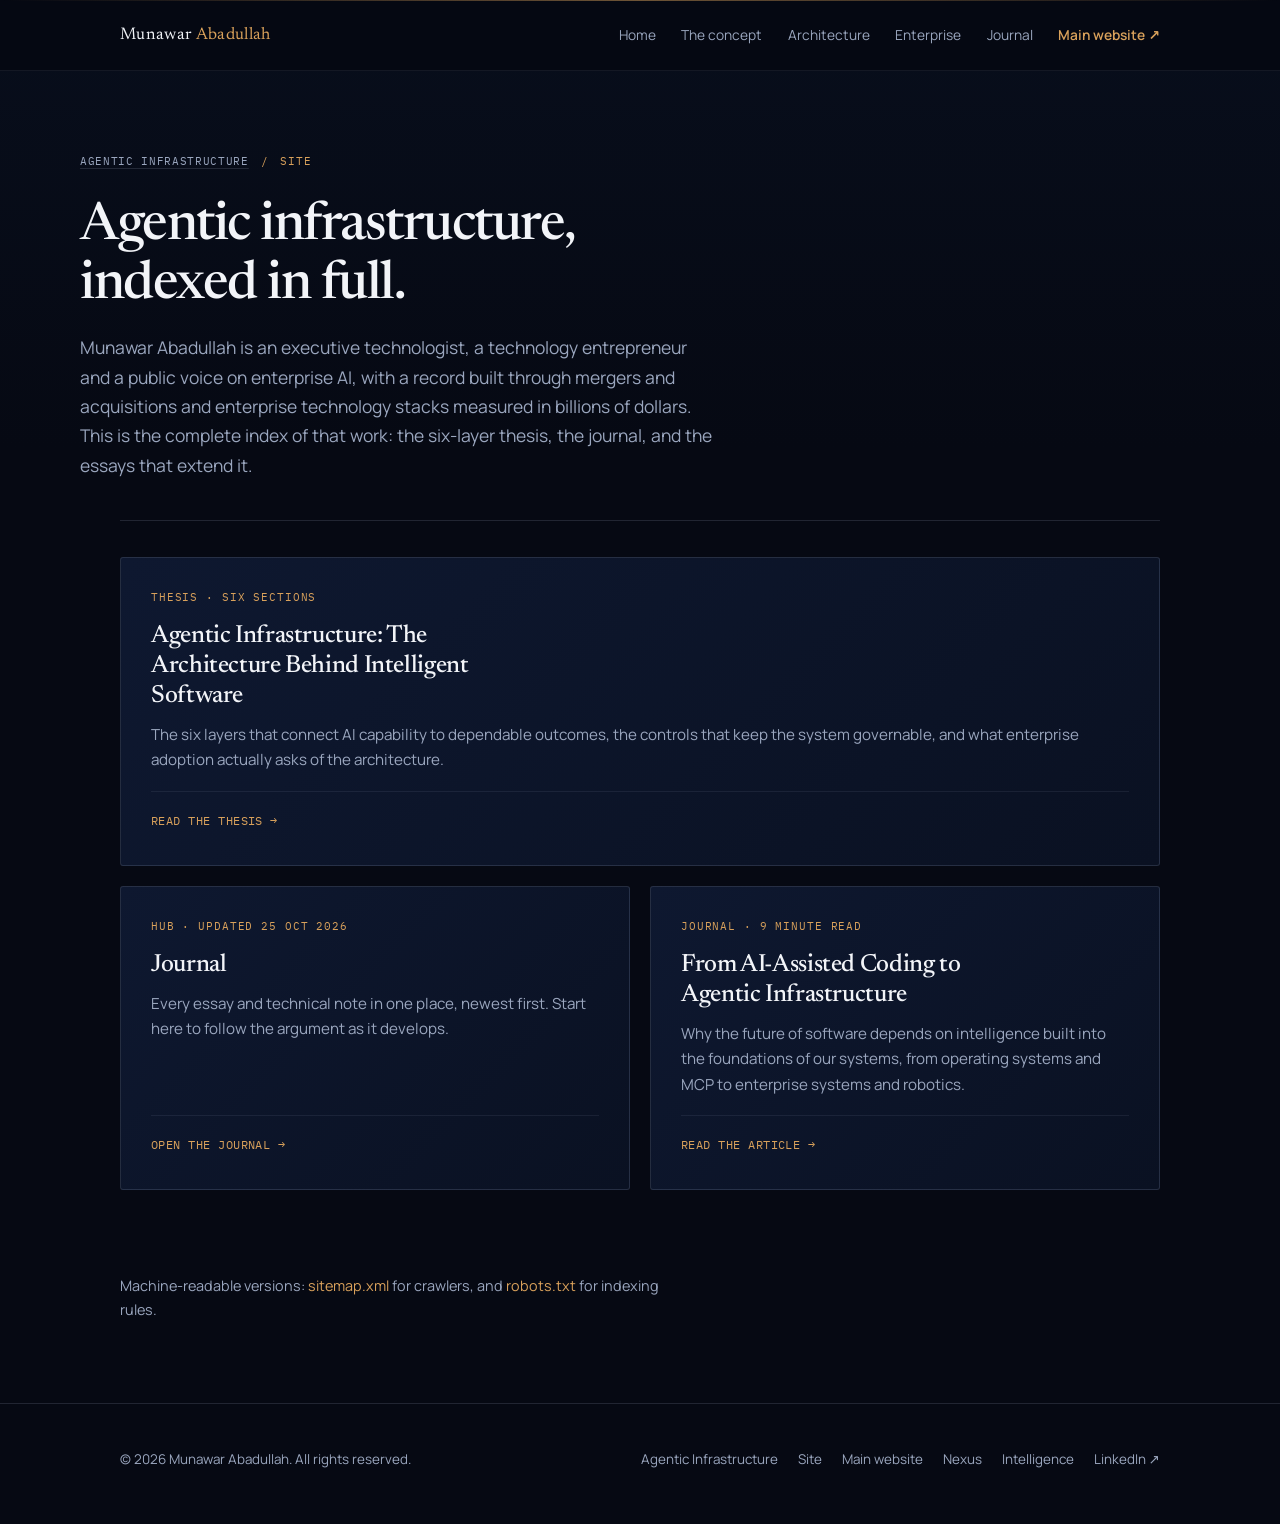
<file: src/site/index.html>
<!DOCTYPE html>
<html lang="en">
<head>
  <meta charset="utf-8">
  <meta name="viewport" content="width=device-width, initial-scale=1">
  <meta name="theme-color" content="#060913">
  <meta name="color-scheme" content="dark">
  <meta name="description" content="The complete index of Munawar Abadullah's work on agentic infrastructure: the six-layer thesis, the journal, and the essays that extend it.">
  <meta name="author" content="Munawar Abadullah">
  <meta name="robots" content="index,follow,max-snippet:-1,max-image-preview:large">
  <meta name="keywords" content="agentic infrastructure index, Munawar Abadullah, agentic architecture, MCP, enterprise AI, AI governance">
  <meta name="referrer" content="strict-origin-when-cross-origin">
  <link rel="canonical" href="https://munawarabadullah.github.io/agentic-infrastructure/site/">
  <link rel="icon" href="../favicon.ico" sizes="16x16 32x32">
  <link rel="icon" type="image/png" href="../favicon.png" sizes="32x32">

  <meta property="og:type" content="website">
  <meta property="og:site_name" content="Agentic Infrastructure">
  <meta property="og:locale" content="en_US">
  <meta property="og:title" content="Agentic Infrastructure Index | Munawar Abadullah">
  <meta property="og:description" content="The complete index of Munawar Abadullah's work on agentic infrastructure: the six-layer thesis, the journal, and the essays that extend it.">
  <meta property="og:url" content="https://munawarabadullah.github.io/agentic-infrastructure/site/">
  <meta property="og:image" content="https://munawarabadullah.github.io/agentic-infrastructure/assets/images/agentic-infrastructure-intelligence-everywhere-1672.webp">
  <meta property="og:image:type" content="image/webp">
  <meta property="og:image:width" content="1672">
  <meta property="og:image:height" content="941">
  <meta property="og:image:alt" content="Diagram of the agentic infrastructure stack: native intelligence connecting operating systems, agent frameworks, protocols, data, compute, applications, enterprise systems and robotics.">

  <meta name="twitter:card" content="summary_large_image">
  <meta name="twitter:title" content="Agentic Infrastructure Index | Munawar Abadullah">
  <meta name="twitter:description" content="The complete index of Munawar Abadullah's work on agentic infrastructure: the six-layer thesis, the journal, and the essays that extend it.">
  <meta name="twitter:image" content="https://munawarabadullah.github.io/agentic-infrastructure/assets/images/agentic-infrastructure-intelligence-everywhere-1672.webp">
  <meta name="twitter:image:alt" content="Diagram of the agentic infrastructure stack: native intelligence connecting operating systems, agent frameworks, protocols, data, compute, applications, enterprise systems and robotics.">

  <title>Agentic Infrastructure Index | Munawar Abadullah</title>

  <link rel="preconnect" href="https://fonts.googleapis.com">
  <link rel="preconnect" href="https://fonts.gstatic.com" crossorigin>
  <link href="https://fonts.googleapis.com/css2?family=IBM+Plex+Mono:wght@400;500&family=Manrope:wght@400;500;600;700&family=Newsreader:ital,opsz,wght@0,6..72,400;0,6..72,500;0,6..72,600;1,6..72,400&display=swap" rel="stylesheet">
  <link rel="stylesheet" href="../assets/theme.css">

  <style>
    .index-head{padding:clamp(44px,7vw,76px) 0 clamp(28px,4vw,40px)}
    .crumb{
      display:flex;flex-wrap:wrap;gap:8px 12px;align-items:center;
      font-family:var(--mono);font-size:.7rem;letter-spacing:.06em;
      text-transform:uppercase;color:var(--muted);margin-bottom:22px;
    }
    .crumb a{color:var(--muted);text-decoration:underline;text-decoration-color:var(--line);text-underline-offset:3px;display:inline-flex;align-items:center;min-height:28px;padding-block:2px}
    .crumb a:hover{color:var(--brass)}
    .crumb span{color:var(--brass)}
    .index-head h1{font-size:clamp(2.1rem,4.4vw,3.3rem);max-width:20ch;margin-bottom:18px}
    .index-head p{color:var(--muted);max-width:58ch;margin:0}

    .tiles{
      display:grid;grid-template-columns:repeat(2,minmax(0,1fr));
      gap:clamp(14px,2vw,20px);padding-bottom:clamp(56px,8vw,84px);
      border-top:1px solid var(--line);padding-top:clamp(28px,4vw,36px);
    }
    .tile{
      display:flex;flex-direction:column;
      padding:clamp(22px,3vw,30px);
      border:1px solid var(--line);border-radius:3px;
      background:linear-gradient(135deg,var(--panel) 0,var(--ink-2) 100%);
      min-height:280px;
      transition:border-color .15s ease,background .15s ease,transform .15s ease;
    }
    .tile:hover{border-color:var(--brass);background:linear-gradient(135deg,var(--panel-2) 0,var(--panel) 100%)}
    .tile-feature{grid-column:1 / -1;min-height:0}
    .tile-feature h2{max-width:26ch}
    .tile .kind{
      font-family:var(--mono);font-size:.68rem;letter-spacing:.08em;
      text-transform:uppercase;color:var(--brass);
    }
    .tile h2{font-size:clamp(1.3rem,2vw,1.55rem);line-height:1.2;margin:16px 0 10px}
    .tile p{color:var(--muted);font-size:.95rem;margin:0 0 18px;flex:1}
    .tile .go{
      display:flex;align-items:center;gap:8px;min-height:44px;
      font-family:var(--mono);font-size:.72rem;letter-spacing:.04em;
      text-transform:uppercase;color:var(--brass);
      border-top:1px solid var(--line-soft);padding-top:14px;
    }
    .tile:hover .go{color:var(--text)}

    .index-note{
      padding:0 0 clamp(48px,7vw,72px);
      color:var(--muted);font-size:.9rem;max-width:62ch;
    }
    .index-note a{color:var(--brass);border-bottom:1px solid transparent;padding-block:4px}
    .index-note a:hover{border-bottom-color:var(--brass)}

    @media (max-width:760px){
      .tiles{grid-template-columns:minmax(0,1fr)}
      .tile{min-height:0}
    }
  </style>

  <script type="application/ld+json">
  {
    "@context": "https://schema.org",
    "@graph": [
      {
        "@type": "CollectionPage",
        "@id": "https://munawarabadullah.github.io/agentic-infrastructure/site/#webpage",
        "url": "https://munawarabadullah.github.io/agentic-infrastructure/site/",
        "name": "Agentic Infrastructure Index | Munawar Abadullah",
        "description": "The complete index of Munawar Abadullah's work on agentic infrastructure: the six-layer thesis, the journal, and the essays that extend it.",
        "isPartOf": { "@id": "https://munawarabadullah.github.io/agentic-infrastructure/#website" },
        "inLanguage": "en",
        "author": { "@id": "https://munawarabadullah.github.io/agentic-infrastructure/#person" },
        "mainEntity": {
          "@type": "ItemList",
          "numberOfItems": 3,
          "itemListElement": [
            {
              "@type": "ListItem",
              "position": 1,
              "name": "Agentic Infrastructure: The Architecture Behind Intelligent Software",
              "url": "https://munawarabadullah.github.io/agentic-infrastructure/"
            },
            {
              "@type": "ListItem",
              "position": 2,
              "name": "Journal",
              "url": "https://munawarabadullah.github.io/agentic-infrastructure/journal/"
            },

            {
              "@type": "ListItem",
              "position": 3,
              "name": "From AI-Assisted Coding to Agentic Infrastructure",
              "url": "https://munawarabadullah.github.io/agentic-infrastructure/from-ai-assisted-coding-to-agentic-infrastructure/"
            }
          ]
        }
      },
      {
        "@type": "WebSite",
        "@id": "https://munawarabadullah.github.io/agentic-infrastructure/#website",
        "url": "https://munawarabadullah.github.io/agentic-infrastructure/",
        "name": "Agentic Infrastructure",
        "inLanguage": "en",
        "publisher": { "@id": "https://munawarabadullah.github.io/agentic-infrastructure/#person" }
      },
      {
        "@type": "Person",
        "@id": "https://munawarabadullah.github.io/agentic-infrastructure/#person",
        "name": "Munawar Abadullah",
        "url": "https://munawarabadullah.com/",
        "sameAs": [
          "https://munawarabadullah.com/",
          "https://www.linkedin.com/in/munawarabadullah",
          "https://www.quora.com/profile/Munawar-Abadullah"
        ]
      },
      {
        "@type": "BreadcrumbList",
        "itemListElement": [
          { "@type": "ListItem", "position": 1, "name": "Agentic Infrastructure", "item": "https://munawarabadullah.github.io/agentic-infrastructure/" },
          { "@type": "ListItem", "position": 2, "name": "Site Index", "item": "https://munawarabadullah.github.io/agentic-infrastructure/site/" }
        ]
      }
    ]
  }
  </script>
</head>
<body>
  <a class="skip" href="#main">Skip to content</a>

  <header>
    <div class="wrap nav">
      <a class="brand" href="../" aria-label="Agentic Infrastructure, home">Munawar <span>Abadullah</span></a>
      <nav class="nav-links" aria-label="Main navigation">
        <a href="../">Home</a>
        <a href="../#definition">The concept</a>
        <a href="../#architecture">Architecture</a>
        <a href="../#enterprise">Enterprise</a>
        <a href="../journal/">Journal</a>
        <a class="nav-cta" href="https://munawarabadullah.com/">Main website ↗</a>
      </nav>
    </div>
  </header>

  <main id="main">
    <div class="wrap index-head">
      <nav class="crumb" aria-label="Breadcrumb">
        <a href="../">Agentic Infrastructure</a>
        <span>/</span>
        <span>Site</span>
      </nav>
      <h1>Agentic infrastructure, indexed in full.</h1>
      <p>Munawar Abadullah is an executive technologist, a technology entrepreneur and a public voice on enterprise AI, with a record built through mergers and acquisitions and enterprise technology stacks measured in billions of dollars. This is the complete index of that work: the six-layer thesis, the journal, and the essays that extend it.</p>
    </div>

    <div class="wrap">
      <div class="tiles">
        <a class="tile tile-feature" href="../">
          <span class="kind">Thesis · Six sections</span>
          <h2>Agentic Infrastructure: The Architecture Behind Intelligent Software</h2>
          <p>The six layers that connect AI capability to dependable outcomes, the controls that keep the system governable, and what enterprise adoption actually asks of the architecture.</p>
          <span class="go" aria-hidden="true">Read the thesis →</span>
        </a>

        <a class="tile" href="../journal/">
          <span class="kind">Hub · Updated 25 Oct 2026</span>
          <h2>Journal</h2>
          <p>Every essay and technical note in one place, newest first. Start here to follow the argument as it develops.</p>
          <span class="go" aria-hidden="true">Open the journal →</span>
        </a>


        <a class="tile" href="../from-ai-assisted-coding-to-agentic-infrastructure/">
          <span class="kind">Journal · 9 minute read</span>
          <h2>From AI-Assisted Coding to Agentic Infrastructure</h2>
          <p>Why the future of software depends on intelligence built into the foundations of our systems, from operating systems and MCP to enterprise systems and robotics.</p>
          <span class="go" aria-hidden="true">Read the article →</span>
        </a>
      </div>

      <p class="index-note">Machine-readable versions: <a href="../sitemap.xml">sitemap.xml</a> for crawlers, and <a href="../robots.txt">robots.txt</a> for indexing rules.</p>
    </div>
  </main>

  <footer>
    <div class="wrap footer-inner">
      <div>© <span id="year">2026</span> Munawar Abadullah. All rights reserved.</div>
      <div class="footer-links">
        <a href="../">Agentic Infrastructure</a>
        <a href="../site/" aria-current="page">Site</a>
        <a href="https://munawarabadullah.com/">Main website</a>
        <a href="https://munawarabadullah.com/nexus">Nexus</a>
        <a href="https://munawarabadullah.com/intelligence">Intelligence</a>
        <a href="https://www.linkedin.com/in/munawarabadullah" target="_blank" rel="noopener noreferrer">LinkedIn ↗</a>
      </div>
    </div>
  </footer>

  <script>
    document.getElementById("year").textContent = new Date().getFullYear();
  </script>
</body>
</html>
</file>
<file: src/assets/theme.css>
:root{
      color-scheme:dark;
      --ink:#060913;
      --ink-2:#0a1122;
      --panel:#0e1830;
      --panel-2:#14203b;
      --text:#f2f4f8;
      --muted:#9aa6be;
      --line:rgba(154,166,190,.18);
      --line-soft:rgba(154,166,190,.10);
      --brass:#d9a15b;
      --brass-wash:rgba(217,161,91,.10);
      --max:1120px;
      --serif:"Newsreader",Georgia,"Times New Roman",serif;
      --sans:"Manrope",system-ui,-apple-system,"Segoe UI",sans-serif;
      --mono:"IBM Plex Mono",ui-monospace,"SFMono-Regular",Consolas,monospace;
    }

    *,*::before,*::after{box-sizing:border-box}
    html{scroll-behavior:smooth;scroll-padding-top:88px;-webkit-text-size-adjust:100%}
    body{
      margin:0;
      background:
        linear-gradient(180deg,#080e1c 0,#060913 28rem,#060913 100%);
      color:var(--text);
      font-family:var(--sans);
      font-size:clamp(16px,.55vw + 14.6px,17.5px);
      line-height:1.68;
      -webkit-font-smoothing:antialiased;
      text-rendering:optimizeLegibility;
    }
    body::before{
      content:"";
      position:fixed;
      inset:0 0 auto 0;
      height:1px;
      background:linear-gradient(90deg,transparent,var(--brass),transparent);
      opacity:.5;
      pointer-events:none;
      z-index:60;
    }

    a{color:inherit;text-decoration:none}
    p{margin:0 0 1.05em}
    p:last-child{margin-bottom:0}
    h1,h2,h3{font-family:var(--serif);font-weight:500;line-height:1.12;letter-spacing:-.015em;margin:0}
    figure,dl,dd,ol,ul{margin:0}
    img,svg{max-width:100%}

    :focus-visible{outline:2px solid var(--brass);outline-offset:4px;border-radius:2px}

    .skip{
      position:absolute;left:16px;top:-60px;z-index:100;
      background:var(--brass);color:#0a1122;font-weight:700;
      padding:12px 18px;border-radius:3px;transition:top .15s ease;
    }
    .skip:focus{top:16px}

    .wrap{width:100%;max-width:var(--max);margin:0 auto;padding:0 clamp(20px,5vw,40px)}

    /* ---------- header ---------- */
    header{
      position:sticky;top:0;z-index:50;
      background:rgba(6,9,19,.94);
      border-bottom:1px solid var(--line-soft);
      backdrop-filter:saturate(120%) blur(6px);
    }
    .nav{
      display:flex;align-items:center;gap:clamp(16px,3vw,40px);
      min-height:70px;
    }
    .brand{
      font-family:var(--serif);font-size:1.06rem;letter-spacing:.02em;
      white-space:nowrap;flex:0 0 auto;
    }
    .brand span{color:var(--brass)}
    .nav-links{
      display:flex;align-items:center;gap:clamp(14px,2vw,26px);
      margin-left:auto;min-width:0;
      overflow-x:auto;overscroll-behavior-x:contain;
      scrollbar-width:none;
    }
    .nav-links::-webkit-scrollbar{display:none}
    .nav-links a{
      display:inline-flex;align-items:center;min-height:44px;
      font-size:.86rem;color:var(--muted);white-space:nowrap;
      border-bottom:1px solid transparent;transition:color .15s ease,border-color .15s ease;
    }
    .nav-links a:hover{color:var(--text);border-bottom-color:var(--brass)}
    .nav-links .nav-cta{color:var(--brass);font-weight:600}

    /* ---------- hero ---------- */
    .hero{padding:clamp(56px,9vw,104px) 0 clamp(56px,8vw,88px)}
    .hero-grid{
      display:grid;grid-template-columns:minmax(0,1.12fr) minmax(0,.88fr);
      gap:clamp(36px,6vw,72px);align-items:center;
    }
    .eyebrow{
      font-family:var(--mono);font-size:.72rem;font-weight:500;
      letter-spacing:.08em;text-transform:uppercase;color:var(--brass);
      margin-bottom:20px;
    }
    h1{font-size:clamp(2.35rem,5.2vw,4.05rem);letter-spacing:-.028em;margin-bottom:26px}
    h1 em{font-style:italic;color:var(--brass)}
    .lede{color:var(--muted);max-width:34rem}
    .lede strong{color:var(--text);font-weight:600}
    .actions{display:flex;flex-wrap:wrap;gap:12px;margin:32px 0 26px}
    .button{
      display:inline-flex;align-items:center;justify-content:center;gap:8px;
      min-height:46px;padding:0 22px;border-radius:3px;
      border:1px solid var(--line);
      font-size:.9rem;font-weight:600;letter-spacing:.01em;
      transition:border-color .15s ease,background-color .15s ease,color .15s ease;
    }
    .button:hover{border-color:var(--brass);background:var(--brass-wash)}
    .button.primary{background:var(--brass);border-color:var(--brass);color:#0a1122}
    .button.primary:hover{background:#e4b277;border-color:#e4b277}
    .micro{
      font-family:var(--mono);font-size:.7rem;letter-spacing:.09em;
      text-transform:uppercase;color:var(--muted);opacity:.85;
    }

    /* stack figure: the six layers, used once as a diagram */
    .stack{width:100%;border-top:1px solid var(--line)}
    .stack figcaption{
      font-family:var(--mono);font-size:.7rem;letter-spacing:.08em;
      text-transform:uppercase;color:var(--muted);margin-bottom:14px;
    }
    .stack ol{list-style:none;margin:0;padding:0}
    .stack li{
      display:grid;grid-template-columns:3.2rem 1fr;align-items:baseline;
      gap:14px;padding:15px 4px;
      border-bottom:1px solid var(--line-soft);
    }
    .stack .n{font-family:var(--mono);font-size:.72rem;color:var(--brass)}
    .stack .name{font-size:.98rem;font-weight:600}
    .stack .name small{display:block;font-weight:400;font-size:.8rem;color:var(--muted);margin-top:2px}

    /* ---------- sections ---------- */
    section{padding:clamp(52px,7vw,84px) 0;border-top:1px solid var(--line-soft)}
    .sec-head{display:grid;grid-template-columns:minmax(0,1fr);gap:18px;margin-bottom:44px}
    h2{font-size:clamp(1.75rem,3.1vw,2.55rem);max-width:24ch}
    .sec-intro{color:var(--muted);max-width:60ch}

    .split{display:grid;grid-template-columns:minmax(0,1fr) minmax(0,1fr);gap:clamp(28px,5vw,64px)}
    .split p{color:var(--muted)}
    .split p strong{color:var(--text)}

    blockquote{
      margin:44px 0 0;padding:26px 0 4px 26px;
      border-left:2px solid var(--brass);
      font-family:var(--serif);font-size:clamp(1.2rem,2.1vw,1.5rem);
      line-height:1.45;color:var(--text);max-width:52ch;
    }

    /* architecture: a numbered list, not a wall of cards */
    .layers{list-style:none;margin:0;padding:0;display:grid;gap:0}
    .layers li{
      display:grid;grid-template-columns:5.5rem minmax(0,1fr);gap:clamp(16px,3vw,40px);
      padding:26px 0;border-top:1px solid var(--line-soft);
    }
    .layers li:first-child{border-top:1px solid var(--line)}
    .layers .num{
      font-family:var(--mono);font-size:.72rem;letter-spacing:.05em;
      color:var(--brass);padding-top:6px;
    }
    .layers h3{font-size:1.22rem;margin-bottom:8px}
    .layers p{color:var(--muted);max-width:64ch;margin-bottom:10px}
    .meta-line{font-family:var(--mono);font-size:.72rem;color:var(--muted);opacity:.8}

    /* enterprise: term / detail rows, asymmetric by design */
    .rows{display:grid;gap:0;margin:0}
    .rows > div{
      display:grid;grid-template-columns:minmax(0,.8fr) minmax(0,1.6fr);
      gap:clamp(16px,4vw,56px);padding:24px 0;border-top:1px solid var(--line-soft);
    }
    .rows > div:first-child{border-top:1px solid var(--line)}
    .rows dt{
      font-family:var(--mono);font-size:.7rem;letter-spacing:.08em;
      text-transform:uppercase;color:var(--brass);padding-top:4px;
    }
    .rows dd{margin:0}
    .rows h3{font-size:1.15rem;margin-bottom:6px}
    .rows p{color:var(--muted);max-width:56ch}

    /* prediction: year gutter timeline */
    .timeline{display:grid;grid-template-columns:5.5rem minmax(0,1fr);gap:clamp(16px,3vw,40px);padding:24px 0;border-top:1px solid var(--line-soft)}
    .timeline:first-of-type{border-top:1px solid var(--line)}
    .year{
      font-family:var(--mono);font-size:.82rem;letter-spacing:.04em;
      color:var(--brass);padding-top:4px;
    }
    .timeline h3{font-size:1.15rem;margin-bottom:8px}
    .timeline p{color:var(--muted);max-width:62ch}
    .quote-meta{font-size:.86rem;color:var(--muted);font-style:italic;margin-top:12px}

    .link-arrow{
      display:inline-flex;align-items:center;gap:7px;min-height:44px;
      font-size:.88rem;font-weight:600;color:var(--brass);
      border-bottom:1px solid transparent;transition:border-color .15s ease;
    }
    .link-arrow:hover{border-bottom-color:var(--brass)}

    /* topics: inline catalog rows, not cards */
    .topics{list-style:none;margin:0;padding:0;display:grid;gap:0}
    .topics li{
      display:grid;grid-template-columns:5.5rem minmax(0,1fr);
      gap:clamp(16px,3vw,40px);padding:18px 0;border-top:1px solid var(--line-soft);
    }
    .topics li:first-child{border-top:1px solid var(--line)}
    .topics h3{font-size:1.05rem;margin-bottom:4px}
    .topics p{color:var(--muted);margin:0;max-width:58ch}

    /* explore */
    .explore-grid{display:grid;grid-template-columns:repeat(2,minmax(0,1fr));gap:0}
    .explore-grid a{
      display:block;padding:26px 30px 26px 0;border-top:1px solid var(--line);
      transition:background-color .15s ease;
    }
    .explore-grid a + a{padding-left:30px;padding-right:0;border-left:1px solid var(--line-soft)}
    .explore-grid a:hover{background:rgba(217,161,91,.04)}
    .explore-grid a:hover h3{color:var(--brass)}
    .explore-grid h3{font-size:1.35rem;margin-bottom:6px}
    .explore-grid p{color:var(--muted);margin-bottom:14px}
    .explore-grid span{
      font-family:var(--mono);font-size:.7rem;letter-spacing:.08em;
      text-transform:uppercase;color:var(--brass);
    }

    .cta-band{
      margin-top:40px;padding:clamp(24px,4vw,36px);
      border:1px solid var(--line);border-radius:3px;
      background:linear-gradient(135deg,var(--panel) 0,var(--ink-2) 100%);
      display:grid;grid-template-columns:minmax(0,1fr) auto;
      align-items:center;gap:24px;
    }
    .cta-band h3{font-size:1.25rem;margin-bottom:6px}
    .cta-band p{color:var(--muted);margin:0;max-width:52ch}

    /* ---------- footer ---------- */
    footer{border-top:1px solid var(--line);padding:34px 0 42px;margin-top:8px}
    .footer-inner{display:flex;flex-wrap:wrap;gap:18px 32px;align-items:center;justify-content:space-between}
    .footer-inner > div:first-child{font-size:.84rem;color:var(--muted)}
    .footer-links{display:flex;flex-wrap:wrap;gap:6px 20px}
    .footer-links a{font-size:.84rem;color:var(--muted);display:inline-flex;align-items:center;min-height:44px}
    .footer-links a:hover{color:var(--brass)}

    /* ---------- responsive ---------- */
    @media (max-width:900px){
      .hero-grid{grid-template-columns:minmax(0,1fr);gap:44px}
      .split{grid-template-columns:minmax(0,1fr);gap:8px}
      .explore-grid{grid-template-columns:minmax(0,1fr)}
      .explore-grid a + a{padding-left:0;border-left:0}
      .cta-band{grid-template-columns:minmax(0,1fr)}
    }
    @media (max-width:640px){
      .nav{min-height:62px;gap:12px}
      .brand{font-size:.98rem}
      .nav-links{margin-left:0;flex:1 1 auto}
      .layers li,.topics li,.timeline{grid-template-columns:4.4rem minmax(0,1fr);gap:12px}
      .rows > div{grid-template-columns:minmax(0,1fr);gap:8px}
      .stack li{grid-template-columns:2.6rem 1fr}
      blockquote{padding-left:18px;margin-top:32px}
      .button{width:100%}
      .actions{gap:10px}
    }

    @media (prefers-reduced-motion:reduce){
      html{scroll-behavior:auto}
      *{transition:none!important;animation:none!important}
    }

    @media print{
      header,body::before,.actions,.nav-cta{display:none}
      body{background:#fff;color:#111}
      a{text-decoration:underline}
      section{break-inside:avoid}
    }
</file>
